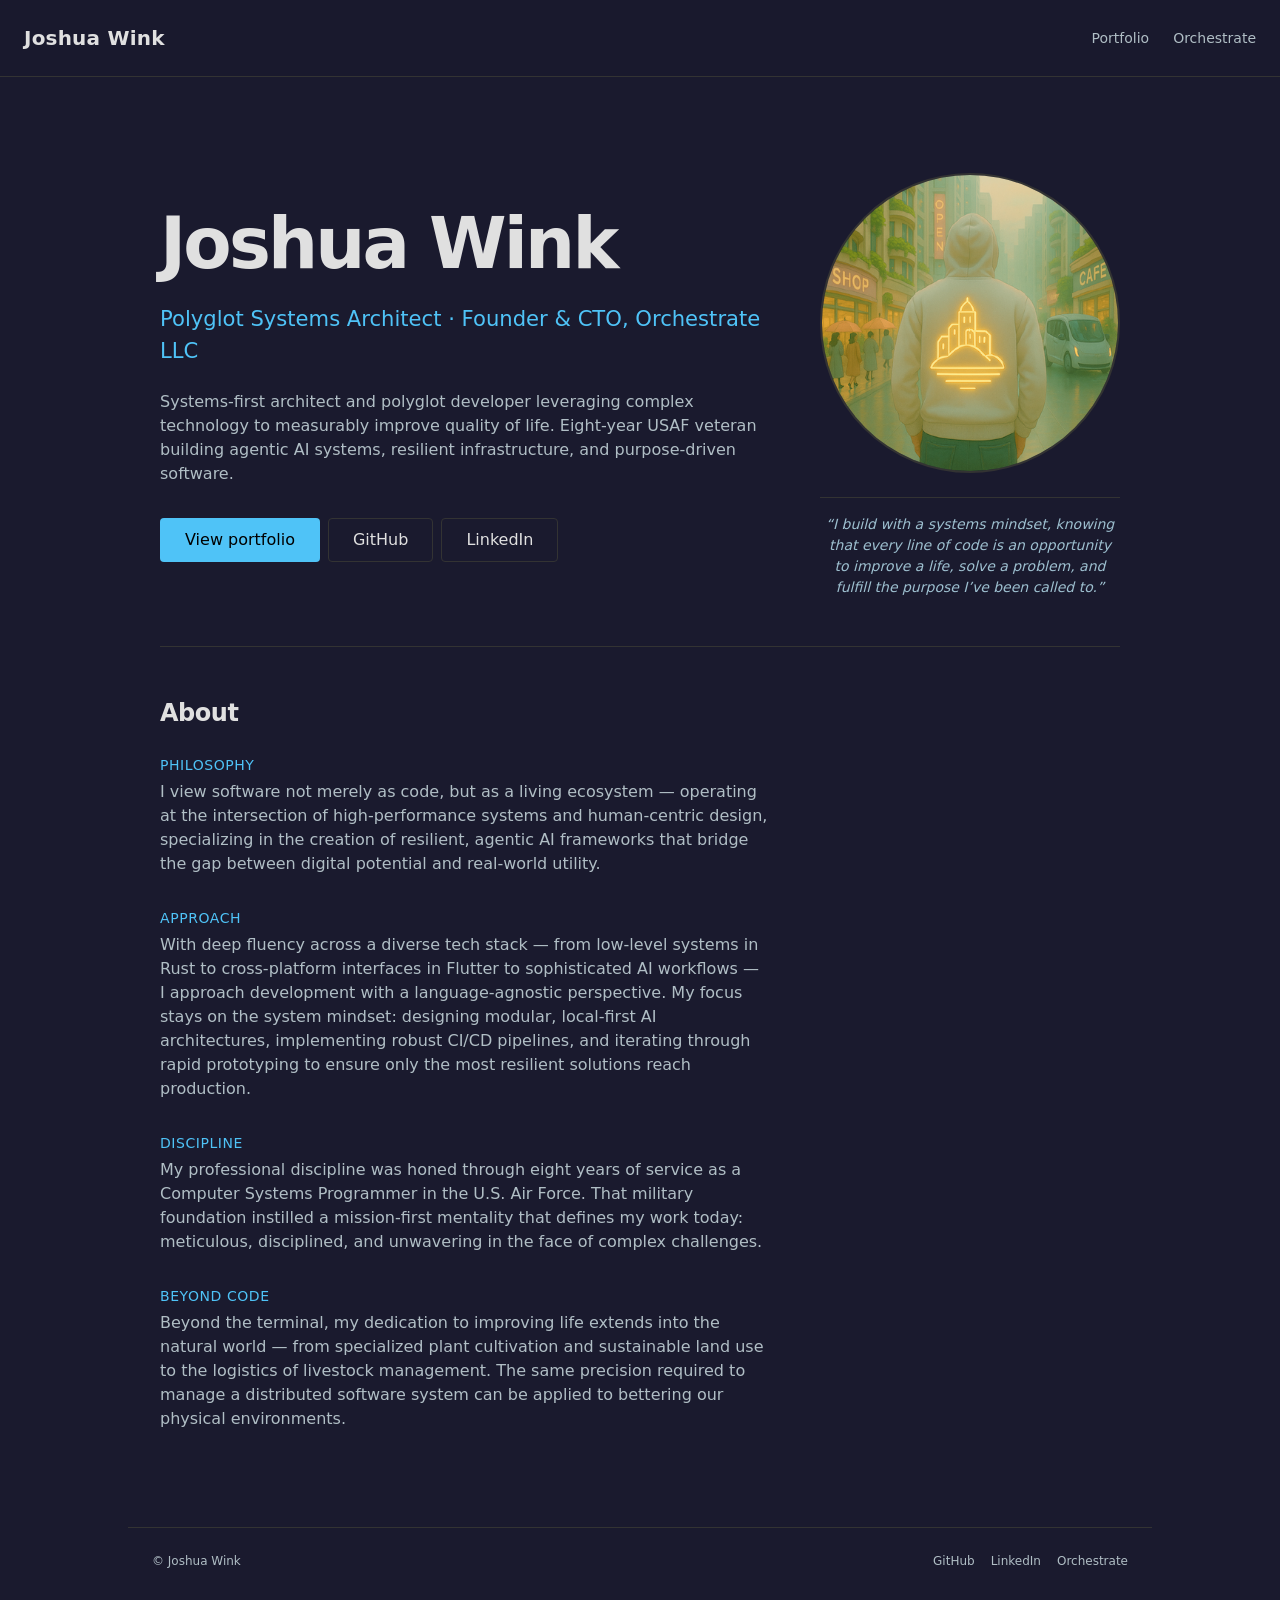
<file: index.html>
<!DOCTYPE html>
<html lang="en" data-theme="dark">
<head>
  <meta charset="utf-8">
  <meta name="viewport" content="width=device-width, initial-scale=1">
  <title>Joshua Wink — Polyglot Systems Architect</title>
  <meta name="description" content="Joshua Wink — Polyglot Systems Architect, Founder &amp; CTO of Orchestrate LLC, and 8-year USAF veteran. Building agentic AI systems, resilient infrastructure, and purposeful software.">

  <!-- Open Graph / iMessage / Slack / WhatsApp previews -->
  <meta property="og:type" content="website">
  <meta property="og:url" content="https://www.joshuawink.com/">
  <meta property="og:title" content="Joshua Wink — Polyglot Systems Architect">
  <meta property="og:description" content="Founder &amp; CTO of Orchestrate LLC. 8-year USAF veteran. Building agentic AI systems, resilient infrastructure, and purpose-driven software.">
  <meta property="og:image" content="https://www.joshuawink.com/img/profile.png">
  <meta property="og:image:width" content="400">
  <meta property="og:image:height" content="400">
  <meta property="og:image:alt" content="Joshua Wink">
  <meta property="og:site_name" content="Joshua Wink">

  <!-- Twitter / X Card -->
  <meta name="twitter:card" content="summary">
  <meta name="twitter:title" content="Joshua Wink — Polyglot Systems Architect">
  <meta name="twitter:description" content="Founder &amp; CTO of Orchestrate LLC. 8-year USAF veteran. Building agentic AI systems, resilient infrastructure, and purpose-driven software.">
  <meta name="twitter:image" content="https://www.joshuawink.com/img/profile.png">
  <meta name="twitter:image:alt" content="Joshua Wink">
  <link rel="stylesheet" href="./cup-ui/cup.css">
  <link rel="stylesheet" href="./site.css">
</head>
<body class="site-body">
  <a class="cup-skip-link" href="#main-content">Skip to content</a>

  <header class="site-header">
    <a class="site-header__brand" href="/">Joshua Wink</a>
    <nav class="site-nav" aria-label="Primary"></nav>
  </header>

  <main id="main-content" class="site-main">
    <section class="landing-hero">
      <div class="landing-hero__body">
        <h1 class="landing-name">Joshua Wink</h1>
        <p class="landing-role">Polyglot Systems Architect &middot; Founder &amp; CTO, Orchestrate LLC</p>
        <p class="landing-bio">Systems-first architect and polyglot developer leveraging complex technology to measurably improve quality of life. Eight-year USAF veteran building agentic AI systems, resilient infrastructure, and purpose-driven software.</p>
        <div class="landing-actions">
          <a class="cup-button cup-button--primary" href="/portfolio.html">View portfolio</a>
          <a class="cup-button cup-button--secondary" href="https://github.com/JoshuaWink">GitHub</a>
          <a class="cup-button cup-button--secondary" href="https://www.linkedin.com/in/joshua-w-0501a587">LinkedIn</a>
        </div>
      </div>
      <div class="landing-hero__photo">
        <img src="./img/profile.png" alt="Joshua Wink" width="400" height="400" loading="eager">
        <blockquote class="landing-quote">&ldquo;I build with a systems mindset, knowing that every line of code is an opportunity to improve a life, solve a problem, and fulfill the purpose I&rsquo;ve been called to.&rdquo;</blockquote>
      </div>
    </section>

    <section class="landing-section" aria-labelledby="about-heading">
      <h2 id="about-heading" class="landing-section__title">About</h2>
      <div class="landing-about">
        <div class="landing-about__block">
          <h3 class="landing-about__label">Philosophy</h3>
          <p class="landing-bio">I view software not merely as code, but as a living ecosystem — operating at the intersection of high-performance systems and human-centric design, specializing in the creation of resilient, agentic AI frameworks that bridge the gap between digital potential and real-world utility.</p>
        </div>
        <div class="landing-about__block">
          <h3 class="landing-about__label">Approach</h3>
          <p class="landing-bio">With deep fluency across a diverse tech stack — from low-level systems in Rust to cross-platform interfaces in Flutter to sophisticated AI workflows — I approach development with a language-agnostic perspective. My focus stays on the system mindset: designing modular, local-first AI architectures, implementing robust CI/CD pipelines, and iterating through rapid prototyping to ensure only the most resilient solutions reach production.</p>
        </div>
        <div class="landing-about__block">
          <h3 class="landing-about__label">Discipline</h3>
          <p class="landing-bio">My professional discipline was honed through eight years of service as a Computer Systems Programmer in the U.S. Air Force. That military foundation instilled a mission-first mentality that defines my work today: meticulous, disciplined, and unwavering in the face of complex challenges.</p>
        </div>
        <div class="landing-about__block">
          <h3 class="landing-about__label">Beyond Code</h3>
          <p class="landing-bio">Beyond the terminal, my dedication to improving life extends into the natural world — from specialized plant cultivation and sustainable land use to the logistics of livestock management. The same precision required to manage a distributed software system can be applied to bettering our physical environments.</p>
        </div>
      </div>
    </section>
  </main>

  <footer class="site-footer">
    <span>&copy; Joshua Wink</span>
  </footer>

  <script src="./site-shell.js"></script>
</body>
</html>
</file>
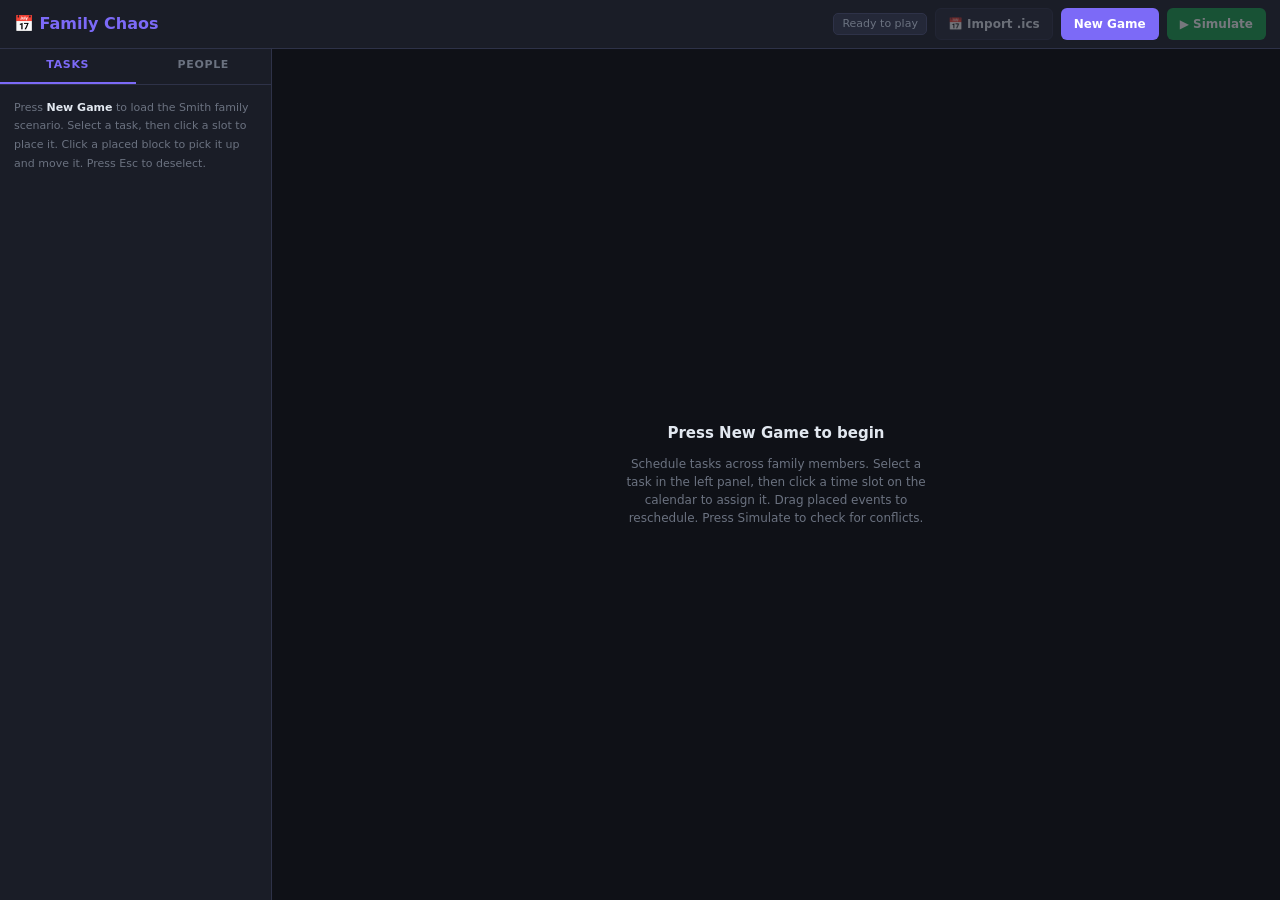
<file: family-chaos-probe/index.html>
<!doctype html>
<html lang="en" data-theme="dark">
<head>
<meta charset="utf-8">
<meta name="viewport" content="width=device-width,initial-scale=1">
<title>Family Chaos — Scheduling Game</title>
<link rel="stylesheet" href="../cup-ui/cup.css">
<script type="module" src="../cup-ui/components/cup-calendar-event.js"></script>
<script type="module" src="../cup-ui/components/cup-calendar-row.js"></script>
<script type="module" src="../cup-ui/components/cup-calendar-block.js"></script>
<script type="module" src="../cup-ui/components/cup-calendar.js"></script>
<style>
*{box-sizing:border-box;margin:0;padding:0}
:root{
  --bg:#0f1117;--surf:#1a1d27;--surf2:#242838;--border:#2e3248;
  --accent:#7c6af7;--accent2:#f7931e;--text:#e2e8f0;--muted:#6b7280;
  --danger:#ef4444;--success:#22c55e;--warn:#f59e0b;
  --cup-color-bg:#0f1117;
  --cup-color-surface:#1a1d27;
  --cup-color-surface-alt:#242838;
  --cup-color-border:#2e3248;
  --cup-color-fg:#e2e8f0;
  --cup-color-secondary:#6b7280;
  --cup-color-primary:#7c6af7;
}
html,body{height:100%;overflow:hidden}
body{background:var(--bg);color:var(--text);font-family:system-ui,-apple-system,sans-serif;font-size:13px;display:flex;flex-direction:column}
header{background:var(--surf);border-bottom:1px solid var(--border);padding:8px 14px;display:flex;align-items:center;gap:8px;flex-wrap:wrap;flex-shrink:0}
.logo{font-size:16px;font-weight:800;color:var(--accent);flex:1;min-width:150px}
.badge{background:var(--surf2);border:1px solid var(--border);border-radius:5px;padding:2px 8px;font-size:11px;color:var(--muted)}
.btn{padding:6px 12px;border-radius:6px;border:1px solid transparent;font-size:12px;font-weight:700;cursor:pointer;transition:all .12s;white-space:nowrap}
.btn-p{background:var(--accent);color:#fff}.btn-p:hover{background:#6859e0}
.btn-g{background:#16a34a;color:#fff}.btn-g:hover{background:#15803d}
.btn-o{background:var(--surf2);color:var(--text);border-color:var(--border)}.btn-o:hover{background:var(--border)}
.btn:disabled{opacity:.4;cursor:not-allowed}
.ws{display:flex;flex:1;min-height:0;overflow:hidden}
#left{width:272px;min-width:220px;background:var(--surf);border-right:1px solid var(--border);display:flex;flex-direction:column;flex-shrink:0}
.tabs{display:flex;border-bottom:1px solid var(--border);flex-shrink:0}
.tab{flex:1;padding:8px;font-size:11px;font-weight:700;text-transform:uppercase;letter-spacing:.06em;color:var(--muted);cursor:pointer;text-align:center;border-bottom:2px solid transparent;transition:all .12s}
.tab.on{color:var(--accent);border-bottom-color:var(--accent)}
.tab-body{overflow-y:auto;flex:1}
.tc{padding:9px 11px;border-bottom:1px solid var(--border);cursor:pointer;transition:background .1s;user-select:none}
.tc:hover{background:var(--surf2)}
.tc.sel{background:rgba(124,106,247,.15);border-left:3px solid var(--accent);padding-left:8px}
.tc.done{opacity:.38;pointer-events:none}
.tn{font-weight:600;font-size:12px;line-height:1.3;margin-bottom:4px;display:flex;align-items:center;gap:5px;flex-wrap:wrap}
.ics-badge{background:rgba(247,147,30,.2);color:var(--accent2);border:1px solid rgba(247,147,30,.35);border-radius:3px;font-size:9px;padding:1px 4px;font-weight:700;flex-shrink:0}
.tm{display:flex;gap:4px;flex-wrap:wrap;margin-bottom:2px}
.tm span{background:var(--surf2);border-radius:3px;padding:1px 5px;font-size:10px;color:var(--muted)}
.tm .for-who{color:#a78bfa;background:rgba(167,139,250,.12);font-weight:600}
.tm .res{color:var(--accent2)}
.tc-notes{font-size:10px;color:var(--muted);line-height:1.6;margin-top:5px;padding-top:5px;border-top:1px solid var(--border);display:none}
.tc.sel .tc-notes{display:block}
.pc{padding:10px 12px;border-bottom:1px solid var(--border);cursor:pointer;user-select:none;transition:background .1s}
.pc:hover{background:var(--surf2)}
.pc.act{background:rgba(124,106,247,.1);border-left:3px solid var(--accent);padding-left:9px}
.pc-head{display:flex;align-items:center;gap:5px;margin-bottom:2px}
.pc-name{font-weight:700;font-size:12px;flex:1}
.age-badge{background:var(--surf2);border:1px solid var(--border);border-radius:10px;font-size:10px;padding:1px 6px;color:var(--muted)}
.pc-occ{font-size:10px;color:var(--muted);margin-bottom:2px}
.pc-sched{font-size:10px;color:var(--muted);margin-bottom:2px}
.pc-drive{font-size:10px;margin-bottom:2px}
.dy{color:var(--success)}.dn{color:var(--danger)}
.pc-detail{display:none;margin-top:5px;padding-top:5px;border-top:1px solid var(--border)}
.pc.act .pc-detail{display:block}
.pc-bio{font-size:10px;color:var(--muted);line-height:1.6;margin-bottom:5px}
.pc-likes{font-size:10px;color:var(--muted)}.pc-likes em{color:var(--accent);font-style:normal}
.pc-load{font-size:10px;color:var(--muted);margin-top:4px}
#grid-area{flex:1;overflow:auto;min-height:0;min-width:0;display:flex;flex-direction:column}
#game-cal{flex:1;min-height:0;overflow:auto}
.hint{display:flex;flex-direction:column;align-items:center;justify-content:center;height:100%;gap:10px;color:var(--muted);text-align:center;padding:32px}
.hint p{font-size:15px;color:var(--text);font-weight:600}
.hint small{font-size:12px;max-width:300px;line-height:1.5}
.cup-tg-h___label,.cup-tg___col-header{background:var(--surf)}
.cup-tg___resource-label{color:var(--text);font-size:11px;font-weight:600}
.cup-tg___resource-label:hover{background:var(--surf2)}
#pov{display:none;position:fixed;z-index:100;background:var(--surf);border:1px solid var(--border);border-radius:10px;padding:18px 18px 14px;width:288px;box-shadow:0 8px 30px rgba(0,0,0,.6);max-height:76vh;overflow-y:auto}
.pov-close{position:absolute;top:10px;right:12px;cursor:pointer;color:var(--muted);font-size:18px;background:none;border:none;line-height:1;padding:0}
.pov-name{font-size:15px;font-weight:800;color:var(--text);margin-bottom:1px}
.pov-sub{font-size:11px;color:var(--muted);margin-bottom:10px}
.pov-sec{margin-top:9px}
.pov-lbl{font-size:9px;font-weight:700;text-transform:uppercase;letter-spacing:.08em;color:var(--muted);margin-bottom:3px}
.pov-val{font-size:11px;color:var(--text);line-height:1.6}
#results{background:var(--surf);border-top:1px solid var(--border);padding:10px 14px;max-height:160px;overflow-y:auto;flex-shrink:0}
#results h3{font-size:10px;font-weight:700;text-transform:uppercase;letter-spacing:.06em;color:var(--muted);margin-bottom:6px}
.citem{background:rgba(239,68,68,.07);border:1px solid rgba(239,68,68,.22);border-radius:5px;padding:6px 10px;margin-bottom:4px;font-size:11px;color:#fca5a5;line-height:1.5}
.valid-msg{color:var(--success);font-weight:700;font-size:13px}
.info{color:var(--muted);font-size:11px;margin-top:5px}
.toast{position:fixed;bottom:20px;right:20px;background:#1a2035;border:1px solid var(--border);border-radius:8px;padding:9px 14px;font-size:12px;z-index:999;max-width:280px;line-height:1.4;pointer-events:none}
.toast.err{border-color:var(--danger);color:#fca5a5}
</style>
</head>
<body>
<header>
  <span class="logo" id="app-title">&#128197; Family Chaos</span>
  <span class="badge" id="app-status">Ready to play</span>
  <span class="badge" id="pbadge" style="display:none">0/12 scheduled</span>
  <input type="file" id="ics-input" accept=".ics" style="display:none">
  <button class="btn btn-o" id="btn-ics" disabled onclick="document.getElementById('ics-input').click()" title="Import events from a Google Calendar .ics export">&#128197; Import .ics</button>
  <button class="btn btn-p" id="btn-new" onclick="startGame()">New Game</button>
  <button class="btn btn-g" id="btn-sim" disabled onclick="runSim()">&#9654; Simulate</button>
</header>
<div class="ws">
  <div id="left">
    <div class="tabs">
      <div class="tab on" id="tab-tasks" onclick="switchTab('tasks')">Tasks</div>
      <div class="tab" id="tab-people" onclick="switchTab('people')">People</div>
    </div>
    <div class="tab-body" id="tasks-panel">
      <p style="padding:14px;color:var(--muted);font-size:11px;line-height:1.7">
        Press <strong style="color:var(--text)">New Game</strong> to load the Smith family scenario.
        Select a task, then click a slot to place it. Click a placed block to pick it up and move it. Press Esc to deselect.
      </p>
    </div>
    <div class="tab-body" id="people-panel" style="display:none">
      <p style="padding:14px;color:var(--muted);font-size:11px;line-height:1.7">
        Press <strong style="color:var(--text)">New Game</strong> to meet the Smith family.
        Click any person card to expand their profile.
      </p>
    </div>
  </div>
  <div id="grid-area">
    <div class="hint" id="grid-hint">
      <p>Press New Game to begin</p>
      <small>Schedule tasks across family members. Select a task in the left panel, then click a time slot on the calendar to assign it. Drag placed events to reschedule. Press Simulate to check for conflicts.</small>
    </div>
    <cup-calendar id="game-cal" style="display:none"></cup-calendar>
  </div>
</div>
<div id="results" style="display:none"></div>
<div id="pov">
  <button class="pov-close" id="pov-close">&#10005;</button>
  <div id="pov-content"></div>
</div>
<script>
const DATE = '2026-06-15';
const SH = 7, EH = 23, SMIN = 30;
const EH_LABEL = (EH - 12) + ' PM';

// ── hardcoded scenario (ported from ScenarioGenerator) ────────────────────────
const SCENARIO = {
  people: [
    { person_id:'p1', name:'Alex (Dad)', home_location:'home', age:42, can_drive:true,
      occupation:'Software Engineer', work_schedule:'WFH Mon\u2013Fri, 9 am\u20135 pm',
      bio:'Alex is the primary breadwinner working remotely. He has flexibility between meetings but his 9 am stand-up is non-negotiable. Great cook and loves being involved in the kids\u2019 activities on weekends.',
      likes:'hiking, gaming, weekend BBQs, cooking new recipes' },
    { person_id:'p2', name:'Jordan (Mom)', home_location:'home', age:40, can_drive:true,
      occupation:'Part-time Nurse', work_schedule:'Tues, Thurs, Sat \u2014 7 am to 3 pm',
      bio:'Jordan works three hospital shifts a week. On off-days she manages the household, coordinates the kids\u2019 schedules, and tries to squeeze in a yoga class. She knows everyone\u2019s routines better than anyone.',
      likes:'reading, yoga, gardening, true crime podcasts' },
    { person_id:'p3', name:'Riley (Kid A)', home_location:'home', age:14, can_drive:false,
      occupation:'8th Grade Student', work_schedule:'School Mon\u2013Fri, 7:45 am\u20133:00 pm',
      bio:'Riley is an energetic 8th grader who loves soccer and recently started piano. She needs rides to both activities and gets anxious if she misses practice. Very independent but still needs adult transport.',
      likes:'soccer, piano, video games, graphic novels', primary_driver_id:'p1' },
    { person_id:'p4', name:'Casey (Kid B)', home_location:'home', age:7, can_drive:false,
      occupation:'2nd Grade Student', work_schedule:'School Mon\u2013Fri, 8:15 am\u20132:45 pm',
      bio:'Casey is a curious 7-year-old obsessed with dinosaurs and Legos. He\u2019s been struggling with multiplication and has weekly tutoring with Avery. Loves piano lessons too \u2014 Ms. Chen says he has great rhythm.',
      likes:'dinosaurs, Legos, drawing, piano, math puzzles', primary_driver_id:'p2' },
    { person_id:'p5', name:'Taylor (Kid C)', home_location:'home', age:4, can_drive:false,
      occupation:'Preschooler', work_schedule:'Preschool Mon\u2013Fri, 9:00 am\u201312:00 pm',
      bio:'Taylor is the youngest Smith and full of energy. She loves dancing and toy trucks. Dentist visits are a battle \u2014 she needs a parent she trusts to stay calm. Naps are sacred from 1\u20133 pm.',
      likes:'dancing, toy trucks, storytime, singing, bubbles', primary_driver_id:'p2' },
    { person_id:'p6', name:'Morgan (Grandma)', home_location:'grandma_house', age:68, can_drive:true,
      occupation:'Retired Teacher', work_schedule:'Fully flexible \u2014 prefers mornings',
      bio:'Morgan is a retired elementary teacher who lives 15 minutes away. She\u2019s a huge help but prefers not to drive on highways or after dark. She loves the grandkids but needs notice before babysitting.',
      likes:'gardening, baking, crossword puzzles, game shows' },
    { person_id:'p7', name:'Sam (Grandpa)', home_location:'grandma_house', age:70, can_drive:false,
      occupation:'Retired', work_schedule:'Fully flexible',
      bio:'Sam retired 3 years ago after a minor stroke that left him unable to drive safely. He manages well at home with Morgan, but needs someone to pick up his monthly prescriptions from Walgreens.',
      likes:'chess, baseball, history books, morning crosswords', primary_driver_id:'p6' },
    { person_id:'p8', name:'Jamie (Coach)', home_location:'gym', age:35, can_drive:true,
      occupation:'Soccer Coach / Personal Trainer', work_schedule:'Runs practice 4:00\u20135:30 pm, flexible otherwise',
      bio:'Jamie coaches Riley\u2019s soccer team and is extremely reliable. Not a family member but often helps coordinate logistics around practice days.',
      likes:'fitness, outdoor sports, nutrition, coaching youth' },
    { person_id:'p9', name:'Avery (Tutor)', home_location:'library', age:28, can_drive:true,
      occupation:'Freelance Math Tutor', work_schedule:'Available most weekdays, sessions by appointment',
      bio:'Avery tutors Casey twice a week at the public library. Very patient and uses game-based teaching. Sessions are 60 min and need advance booking. Casey has been making great progress.',
      likes:'math puzzles, hiking, board games, teaching' },
    { person_id:'p10', name:'Drew (Neighbor)', home_location:'neighborhood', age:45, can_drive:true,
      occupation:'Works from Home (Accountant)', work_schedule:'WFH Mon\u2013Fri, very flexible',
      bio:'Drew is the Smiths\u2019 helpful neighbor three houses down. Has offered to help with emergency pickups. Reliable but shouldn\u2019t be over-relied on \u2014 he has his own work deadlines.',
      likes:'DIY projects, neighborhood watch, cooking, gardening' },
  ],
  tasks: [
    { task_id:'t1', description:'Drop Riley at school', duration_minutes:20, location:'school', for_person_id:'p3', travel_minutes:20,
      notes:'Jefferson Middle starts at 7:45 am. Riley needs drop-off by 7:40 am. Requires a licensed driver. Pick-up is a separate task (t9).' },
    { task_id:'t2', description:'Drop Casey at preschool', duration_minutes:20, location:'preschool', for_person_id:'p4', travel_minutes:20,
      notes:'Sunshine Elementary starts at 8:15 am. Casey can be dropped off together with Riley if the timing works \u2014 note they attend different schools.' },
    { task_id:'t3', description:'Dentist appointment \u2014 Taylor', duration_minutes:60, location:'clinic', for_person_id:'p5', travel_minutes:30,
      notes:'Taylor\u2019s 6-month checkup at Dr. Park\u2019s Pediatric Dental. Appointment at 10 am \u2014 allow 30 min travel each way. Taylor needs a parent or trusted adult she\u2019s comfortable with.' },
    { task_id:'t4', description:'Alex work stand-up', duration_minutes:30, location:'home_office', for_person_id:'p1', travel_minutes:0,
      notes:'Alex\u2019s non-negotiable 9:00\u20139:30 am engineering sync. Fully remote \u2014 no travel needed. He cannot drive or supervise kids during this window.' },
    { task_id:'t5', description:'Riley soccer practice', duration_minutes:90, location:'field', resource_id:'family_car', for_person_id:'p3', travel_minutes:25,
      notes:'Riley\u2019s team practices with Coach Jamie at Memorial Field. Practice runs 4:00\u20135:30 pm. Requires the family car for the 25-min drive.' },
    { task_id:'t6', description:'Casey math tutoring', duration_minutes:60, location:'library', for_person_id:'p4', travel_minutes:15,
      notes:'Weekly session with Avery at the public library. Casey is working on multiplication. Sessions are 60 min; allow 15 min drive each way.' },
    { task_id:'t7', description:'Weekly grocery run', duration_minutes:30, location:'market', resource_id:'family_car', travel_minutes:20,
      notes:'Weekly groceries from Costco. ~30 min in-store + 20 min drive each way. Family car trunk needed for bulk items. Any licensed driver can do this.' },
    { task_id:'t8', description:'Pick up Sam\u2019s prescriptions', duration_minutes:20, location:'pharmacy', resource_id:'family_car', for_person_id:'p7', travel_minutes:20,
      notes:'Sam\u2019s monthly blood pressure and cholesterol meds from Walgreens. He can\u2019t drive himself. Morgan normally does this but anyone with the car can help.' },
    { task_id:'t9', description:'After-school pickup \u2014 Riley', duration_minutes:30, location:'school', for_person_id:'p3', travel_minutes:20,
      notes:'Riley is dismissed at 3:00 pm. Must be picked up by 3:15 pm. If no one arrives, the school calls \u2014 Riley gets anxious waiting in the office.' },
    { task_id:'t10', description:'Casey piano lesson', duration_minutes:45, location:'music_studio', for_person_id:'p4', travel_minutes:25,
      notes:'Weekly piano lesson with Ms. Chen at the music studio. Casey is working on Grade 2 pieces. 45-min lesson, 25-min drive each way.' },
    { task_id:'t11', description:'Cook family dinner', duration_minutes:45, location:'home', travel_minutes:0,
      notes:'Family eats together at 6:30 pm. Someone needs to start cooking by 5:30 pm. Alex or Jordan usually handle this \u2014 it\u2019s a decompression activity for both.' },
    { task_id:'t12', description:'Kids evening routine', duration_minutes:30, location:'home', travel_minutes:0,
      notes:'Bath time, homework check, and bedtime for all 3 kids. Takes ~30 min per child minimum. Needs at least one parent home. Often both help to split the load.' },
  ],
};

const S = {
  people: [], tasks: [], allTasks: [],
  sched: {}, conflicts: new Set(), simDone: false,
  selTask: null, tab: 'tasks', icsTasks: [],
};

// ── helpers ───────────────────────────────────────────────────────────────────
function taskById(id) { return S.allTasks.find(t => t.task_id === id); }
function personById(id) { return S.people.find(p => p.person_id === id); }
function firstName(p) { return p ? p.name.replace(/ \(.*?\)$/, '').trim() : ''; }
function slotMin(s) { return SH * 60 + s * SMIN; }
function slotIso(s) {
  const m = slotMin(s);
  return DATE + 'T' + String(Math.floor(m / 60)).padStart(2, '0') + ':' + String(m % 60).padStart(2, '0') + ':00';
}
function escH(s) {
  return String(s || '').replace(/&/g, '&amp;').replace(/</g, '&lt;').replace(/>/g, '&gt;').replace(/"/g, '&quot;');
}

// ── simulation engine (ported from Python) ────────────────────────────────────
function simulateLocal() {
  const events = [];
  for (const [tid, ev] of Object.entries(S.sched)) {
    const task = taskById(tid);
    if (!task) continue;
    events.push({
      task_id: tid,
      person_id: ev.person_id,
      start_mins: SH * 60 + ev.slot * SMIN,
      end_mins:   SH * 60 + ev.slot * SMIN + task.duration_minutes,
      location:   task.location || 'home',
      resource_id: task.resource_id || null,
    });
  }
  return [
    ...findDoubleBookingConflicts(events),
    ...findTravelBufferConflicts(events),
    ...findResourceConflicts(events),
  ];
}

function findDoubleBookingConflicts(events) {
  const byPerson = {};
  events.forEach(ev => { (byPerson[ev.person_id] = byPerson[ev.person_id] || []).push(ev); });
  const out = [];
  for (const [pid, pevs] of Object.entries(byPerson)) {
    const s = [...pevs].sort((a, b) => a.start_mins - b.start_mins);
    for (let i = 0; i < s.length - 1; i++) {
      if (s[i].start_mins < s[i+1].end_mins && s[i+1].start_mins < s[i].end_mins)
        out.push({ type:'double_booking', person_id:pid, task_a:s[i].task_id, task_b:s[i+1].task_id });
    }
  }
  return out;
}

function findTravelBufferConflicts(events) {
  const BUFFER = 30;
  const byPerson = {};
  events.forEach(ev => { (byPerson[ev.person_id] = byPerson[ev.person_id] || []).push(ev); });
  const out = [];
  for (const [pid, pevs] of Object.entries(byPerson)) {
    const s = [...pevs].sort((a, b) => a.start_mins - b.start_mins);
    for (let i = 0; i < s.length - 1; i++) {
      if (s[i].location === s[i+1].location) continue;
      if (s[i+1].start_mins - s[i].end_mins < BUFFER)
        out.push({ type:'travel_buffer', person_id:pid, from_task:s[i].task_id, to_task:s[i+1].task_id });
    }
  }
  return out;
}

function findResourceConflicts(events) {
  const byRes = {};
  events.forEach(ev => { if (ev.resource_id) (byRes[ev.resource_id] = byRes[ev.resource_id] || []).push(ev); });
  const out = [];
  for (const [rid, revs] of Object.entries(byRes)) {
    const s = [...revs].sort((a, b) => a.start_mins - b.start_mins);
    for (let i = 0; i < s.length - 1; i++) {
      if (s[i].start_mins < s[i+1].end_mins && s[i+1].start_mins < s[i].end_mins)
        out.push({ type:'resource_conflict', resource_id:rid, task_a:s[i].task_id, task_b:s[i+1].task_id });
    }
  }
  return out;
}

// ── game lifecycle ────────────────────────────────────────────────────────────
async function startGame() {
  const btn = document.getElementById('btn-new');
  btn.disabled = true; btn.textContent = 'Loading\u2026';
  Object.assign(S, { people:[], tasks:[], allTasks:[], sched:{},
    conflicts: new Set(), simDone:false, selTask:null, icsTasks:[] });
  try {
    S.people   = SCENARIO.people;
    S.tasks    = SCENARIO.tasks;
    S.allTasks = [...SCENARIO.tasks];
    document.getElementById('app-status').textContent = 'Family Chaos \u2014 Normal';
    document.getElementById('pbadge').style.display = '';
    document.getElementById('btn-sim').disabled = false;
    document.getElementById('btn-ics').disabled = false;
    document.getElementById('results').style.display = 'none';
    document.getElementById('ics-input').onchange = onICSFile;
    await initCalendar();
    renderAll();
    toast('Game started! Select a task, then click a time slot to schedule it.', false);
  } finally {
    btn.disabled = false; btn.textContent = 'New Game';
  }
}

function renderAll() { renderTaskPanel(); renderPeoplePanel(); syncCalendar(); updateBadge(); }

// ── tabs ──────────────────────────────────────────────────────────────────────
function switchTab(tab) {
  S.tab = tab;
  document.getElementById('tab-tasks').className  = 'tab' + (tab === 'tasks'  ? ' on' : '');
  document.getElementById('tab-people').className = 'tab' + (tab === 'people' ? ' on' : '');
  document.getElementById('tasks-panel').style.display  = tab === 'tasks'  ? '' : 'none';
  document.getElementById('people-panel').style.display = tab === 'people' ? '' : 'none';
}

// ── task panel ────────────────────────────────────────────────────────────────
function renderTaskPanel() {
  if (!S.allTasks.length) return;
  const html = S.allTasks.map(t => {
    const done = !!S.sched[t.task_id], sel = S.selTask === t.task_id;
    const forP = t.for_person_id ? personById(t.for_person_id) : null;
    let meta = '';
    if (forP) meta += '<span class="for-who">For: ' + escH(firstName(forP)) + '</span>';
    meta += '<span>&#128205; ' + escH(t.location || 'home') + '</span>';
    meta += '<span>&#9201; ' + t.duration_minutes + 'm</span>';
    if (t.travel_minutes > 0) meta += '<span>&#128663; ~' + t.travel_minutes + 'min travel</span>';
    if (t.resource_id) meta += '<span class="res">&#128666; ' + escH(t.resource_id) + '</span>';
    const icsBadge = t.is_ics ? '<span class="ics-badge">ICS</span>' : '';
    const notesDiv = t.notes ? '<div class="tc-notes">' + escH(t.notes) + '</div>' : '';
    return '<div class="tc' + (done ? ' done' : '') + (sel ? ' sel' : '') +
      '" data-tid="' + t.task_id + '">' +
      '<div class="tn">' + escH(t.description) + (done ? ' \u2713' : '') + icsBadge + '</div>' +
      '<div class="tm">' + meta + '</div>' + notesDiv + '</div>';
  }).join('');
  const panel = document.getElementById('tasks-panel');
  panel.innerHTML = html;
  panel.querySelectorAll('[data-tid]').forEach(el => {
    el.addEventListener('click', () => pickTask(el.dataset.tid));
  });
}

// ── people panel ──────────────────────────────────────────────────────────────
function renderPeoplePanel() {
  if (!S.people.length) return;
  const html = S.people.map(p => {
    const driveEl = p.can_drive
      ? '<span class="dy">&#9989; Can drive</span>'
      : '<span class="dn">&#10006; Needs a driver</span>';
    const pd = p.primary_driver_id ? personById(p.primary_driver_id) : null;
    const pdStr = pd ? ' \u2014 usually ' + escH(firstName(pd)) : '';
    const tasksFor = S.allTasks.filter(t => t.for_person_id === p.person_id);
    const schedFor = tasksFor.filter(t => S.sched[t.task_id]);
    const loadN = Object.values(S.sched).filter(e => e.person_id === p.person_id).length;
    return '<div class="pc" data-pid="' + p.person_id + '">' +
      '<div class="pc-head"><span class="pc-name">' + escH(p.name) + '</span>' +
      (p.age > 0 ? '<span class="age-badge">' + p.age + '</span>' : '') + '</div>' +
      (p.occupation ? '<div class="pc-occ">' + escH(p.occupation) + '</div>' : '') +
      (p.work_schedule ? '<div class="pc-sched">&#128336; ' + escH(p.work_schedule) + '</div>' : '') +
      '<div class="pc-drive">' + driveEl + pdStr + '</div>' +
      '<div class="pc-detail">' +
      (p.bio ? '<div class="pc-bio">' + escH(p.bio) + '</div>' : '') +
      (p.likes ? '<div class="pc-likes">Enjoys: <em>' + escH(p.likes) + '</em></div>' : '') +
      (loadN > 0 ? '<div class="pc-load">Assigned: ' + loadN + ' task(s)' +
        (tasksFor.length ? ' | ' + schedFor.length + '/' + tasksFor.length + ' personal tasks scheduled' : '') +
        '</div>' : '') +
      '</div></div>';
  }).join('');
  const panel = document.getElementById('people-panel');
  panel.innerHTML = html;
  panel.querySelectorAll('[data-pid]').forEach(el => {
    el.addEventListener('click', () => {
      el.classList.toggle('act');
      const det = el.querySelector('.pc-detail');
      if (det) det.style.display = el.classList.contains('act') ? 'block' : 'none';
    });
  });
}

// ── cup-calendar integration ──────────────────────────────────────────────────
let _calReady = false;

async function initCalendar() {
  await customElements.whenDefined('cup-calendar');
  _calReady = true;
  const cal = document.getElementById('game-cal');
  cal.style.display = '';
  const hint = document.getElementById('grid-hint');
  if (hint) hint.style.display = 'none';

  cal.setOption('view', 'resourceTimeline');
  cal.setOption('rowHeight', 46);
  cal.setOption('hourWidth', 52);
  cal.setOption('slotMinTime', String(SH).padStart(2, '0') + ':00');
  cal.setOption('slotMaxTime', String(EH).padStart(2, '0') + ':00');
  cal.setOption('slotDuration', '00:30:00');
  cal.setOption('editable', true);
  cal.setOption('showTooltips', true);
  cal.setOption('showEventModal', false);

  cal.setResources(S.people.map(p => ({
    id: p.person_id,
    title: firstName(p) + (!p.can_drive ? ' \u24c5' : ''),
  })));

  cal.setOption('resourceClick', ({ resourceId }) => showPOV(resourceId));

  cal.setOption('resourceTooltip', ({ resourceId }) => {
    const p = personById(resourceId);
    if (!p) return null;
    const pd = p.primary_driver_id ? personById(p.primary_driver_id) : null;
    const taskLoad = Object.values(S.sched).filter(e => e.person_id === resourceId).length;
    const tasksFor = S.allTasks.filter(t => t.for_person_id === resourceId);
    const schedFor = tasksFor.filter(t => S.sched[t.task_id]);
    const driveEl = p.can_drive
      ? '<span style="color:var(--success)">\u2705 Can drive</span>'
      : '<span style="color:var(--muted)">\u274c Needs transport'
        + (pd ? ' \u2014 ' + escH(firstName(pd)) : '') + '</span>';
    const rows = [
      p.occupation ? '<div style="color:var(--muted);font-size:10px;margin-bottom:4px">' + escH(p.occupation) + (p.age > 0 ? ' \u2014 age ' + p.age : '') + '</div>' : '',
      p.work_schedule ? '<div style="font-size:10px;margin-bottom:3px">&#128336; ' + escH(p.work_schedule) + '</div>' : '',
      '<div style="font-size:10px;margin-bottom:3px">' + driveEl + '</div>',
      p.bio ? '<div style="font-size:10px;color:var(--muted);margin-top:4px;line-height:1.5">' + escH(p.bio) + '</div>' : '',
      p.likes ? '<div style="font-size:10px;color:var(--muted);margin-top:3px">Enjoys: <em>' + escH(p.likes) + '</em></div>' : '',
      taskLoad > 0 ? '<div style="font-size:10px;margin-top:5px;padding-top:5px;border-top:1px solid rgba(255,255,255,.08)">' + taskLoad + ' task(s) assigned'
        + (tasksFor.length ? ' \u2022 ' + schedFor.length + '/' + tasksFor.length + ' personal' : '') + '</div>' : '',
    ].filter(Boolean).join('');
    return '<div style="font-size:12px;font-weight:700;margin-bottom:5px;color:var(--text)">'
      + escH(firstName(p)) + '</div>' + rows;
  });

  cal.setOption('dateClick', ({ resourceId, mins }) => {
    const slot = Math.floor((mins - SH * 60) / SMIN);
    assignSlot(resourceId, slot);
  });

  cal.setOption('eventClick', ({ event }) => pickupEvent(String(event.id)));

  cal.setOption('eventDrop', ({ event, newStart, newResourceId }) => {
    const tid = String(event.id);
    const task = taskById(tid);
    if (!task) return;
    const slot = Math.floor((newStart - SH * 60) / SMIN);
    if (isOccupied(newResourceId, slot, task.duration_minutes, tid)) {
      toast('That slot is already occupied.', true);
      syncCalendar();
      return;
    }
    S.sched[tid] = { person_id: newResourceId, slot };
    S.simDone = false; S.conflicts = new Set();
    document.getElementById('results').style.display = 'none';
    renderTaskPanel(); renderPeoplePanel(); updateBadge(); syncCalendar();
  });

  syncCalendar();
}

function syncCalendar() {
  if (!_calReady) return;
  const cal = document.getElementById('game-cal');
  if (!cal) return;
  const events = [];
  for (const [tid, ev] of Object.entries(S.sched)) {
    const task = taskById(tid);
    if (!task) continue;
    const isCon = S.conflicts.has(tid);
    const color = isCon ? '#ef4444' : (S.simDone ? '#22c55e' : (task.is_ics ? '#f7931e' : '#7c6af7'));
    events.push({
      id: tid, title: task.description,
      startMins: slotMin(ev.slot), durationMins: task.duration_minutes,
      resourceId: ev.person_id, color,
      description: task.notes || '',
    });
  }
  cal.setEvents(events);
}

// ── task interaction ──────────────────────────────────────────────────────────
function pickTask(id) {
  if (S.sched[id]) return;
  S.selTask = S.selTask === id ? null : id;
  renderTaskPanel();
}

function pickupEvent(tid) {
  delete S.sched[tid];
  S.selTask = tid; S.simDone = false; S.conflicts = new Set();
  renderTaskPanel(); renderPeoplePanel(); syncCalendar(); updateBadge();
  document.getElementById('results').style.display = 'none';
  toast('Picked up \u2014 click a new slot to place, or Esc to cancel.');
}

function assignSlot(personId, slot) {
  if (!S.selTask) { toast('Select a task from the left panel first.'); return; }
  const tid = S.selTask;
  const task = taskById(tid);
  if (!task || S.sched[tid]) return;
  const wSlots = Math.ceil(task.duration_minutes / SMIN);
  const maxSlot = (EH - SH) * 60 / SMIN;
  if (slot + wSlots > maxSlot) { toast('Task extends past ' + EH_LABEL + ' \u2014 pick an earlier slot.', true); return; }
  if (isOccupied(personId, slot, task.duration_minutes)) { toast('That person is already busy at that time.', true); return; }
  S.sched[tid] = { person_id: personId, slot };
  S.selTask = null; S.conflicts = new Set(); S.simDone = false;
  renderTaskPanel(); renderPeoplePanel(); syncCalendar(); updateBadge();
  document.getElementById('results').style.display = 'none';
}

function isOccupied(personId, slot, durationMin, excludeTid) {
  const w = Math.ceil(durationMin / SMIN);
  for (const [tid, ev] of Object.entries(S.sched)) {
    if (excludeTid && tid === excludeTid) continue;
    if (ev.person_id !== personId) continue;
    const t = taskById(tid);
    const ew = Math.ceil((t ? t.duration_minutes : 30) / SMIN);
    if (slot < ev.slot + ew && slot + w > ev.slot) return true;
  }
  return false;
}

// ── person overlay ────────────────────────────────────────────────────────────
function showPOV(personId) {
  const p = personById(personId);
  if (!p) return;
  const pd = p.primary_driver_id ? personById(p.primary_driver_id) : null;
  const loadN = Object.values(S.sched).filter(e => e.person_id === personId).length;
  const tasksFor = S.allTasks.filter(t => t.for_person_id === personId);
  const schedFor = tasksFor.filter(t => S.sched[t.task_id]);
  const driveStr = p.can_drive ? '\u2705 Licensed driver' : '\u274c Cannot drive \u2014 needs transport';
  const pdStr = pd ? '<br>Primary driver: ' + escH(pd.name) : '';
  document.getElementById('pov-content').innerHTML =
    '<div class="pov-name">' + escH(p.name) + '</div>' +
    '<div class="pov-sub">' + escH(p.occupation || '') + (p.age > 0 ? ' &mdash; age ' + p.age : '') + '</div>' +
    (p.work_schedule ? '<div class="pov-sec"><div class="pov-lbl">Schedule</div><div class="pov-val">' + escH(p.work_schedule) + '</div></div>' : '') +
    (p.bio ? '<div class="pov-sec"><div class="pov-lbl">Background</div><div class="pov-val">' + escH(p.bio) + '</div></div>' : '') +
    '<div class="pov-sec"><div class="pov-lbl">Driver Status</div><div class="pov-val">' + driveStr + pdStr + '</div></div>' +
    (p.likes ? '<div class="pov-sec"><div class="pov-lbl">Enjoys</div><div class="pov-val">' + escH(p.likes) + '</div></div>' : '') +
    '<div class="pov-sec"><div class="pov-lbl">Today\'s Load</div><div class="pov-val">' +
    loadN + ' task(s) assigned to them' +
    (tasksFor.length ? '<br>' + schedFor.length + ' of ' + tasksFor.length + ' personal tasks scheduled' : '') +
    '</div></div>';
  const ov = document.getElementById('pov');
  ov.style.top = '76px'; ov.style.right = '16px'; ov.style.left = 'auto';
  ov.style.display = 'block';
}

document.getElementById('pov-close').addEventListener('click', () => {
  document.getElementById('pov').style.display = 'none';
});
document.addEventListener('click', e => {
  const ov = document.getElementById('pov');
  if (ov.style.display !== 'none' && !ov.contains(e.target) && !e.target.closest('[data-gpid]'))
    ov.style.display = 'none';
});
document.addEventListener('keydown', e => {
  if (e.key === 'Escape' && S.selTask) {
    S.selTask = null; renderTaskPanel();
    toast('Deselected \u2014 task not placed.');
  }
});

// ── simulation ────────────────────────────────────────────────────────────────
function fmtConflict(c) {
  const type = c.type || '';
  if (type === 'double_booking') {
    const p = personById(c.person_id), ta = taskById(c.task_a), tb = taskById(c.task_b);
    return '<b>Double booking:</b> ' + escH(p ? p.name : c.person_id) +
      ' has \u201c' + escH(ta ? ta.description : c.task_a) +
      '\u201d and \u201c' + escH(tb ? tb.description : c.task_b) + '\u201d overlapping.';
  }
  if (type === 'travel_buffer') {
    const p = personById(c.person_id), ta = taskById(c.from_task), tb = taskById(c.to_task);
    return '<b>Travel gap:</b> ' + escH(p ? p.name : c.person_id) +
      ' needs 30+ min between \u201c' + escH(ta ? ta.description : c.from_task) +
      '\u201d and \u201c' + escH(tb ? tb.description : c.to_task) + '\u201d (different locations).';
  }
  if (type === 'resource_conflict') {
    const ta = taskById(c.task_a), tb = taskById(c.task_b);
    return '<b>Resource conflict:</b> \u201c' + escH(ta ? ta.description : c.task_a) +
      '\u201d and \u201c' + escH(tb ? tb.description : c.task_b) +
      '\u201d both need <em>' + escH(c.resource_id) + '</em> at the same time.';
  }
  return escH(JSON.stringify(c));
}

function runSim() {
  const btn = document.getElementById('btn-sim');
  btn.disabled = true; btn.textContent = 'Running\u2026';
  try {
    const conflicts = simulateLocal();
    const panel = document.getElementById('results');
    panel.style.display = ''; S.simDone = true;
    if (conflicts.length === 0) {
      S.conflicts = new Set();
      panel.innerHTML = '<h3>Simulation Result</h3>' +
        '<div class="valid-msg">\u2713 Schedule is valid \u2014 no conflicts!</div>' +
        '<div class="info">' + Object.keys(S.sched).length + ' event(s) checked across ' + S.people.length + ' people.</div>';
    } else {
      S.conflicts = new Set();
      conflicts.forEach(c => {
        if (c.task_a)    S.conflicts.add(c.task_a);
        if (c.task_b)    S.conflicts.add(c.task_b);
        if (c.from_task) S.conflicts.add(c.from_task);
        if (c.to_task)   S.conflicts.add(c.to_task);
      });
      const items = conflicts.map(c => '<div class="citem">\u26a0 ' + fmtConflict(c) + '</div>').join('');
      panel.innerHTML = '<h3>Simulation Result \u2014 ' + conflicts.length + ' Conflict(s)</h3>' +
        items + '<div class="info">Conflicting tasks highlighted in red. Reschedule and simulate again.</div>';
    }
    syncCalendar();
  } finally { btn.disabled = false; btn.textContent = '\u25b6 Simulate'; }
}

// ── ICS import ────────────────────────────────────────────────────────────────
function onICSFile(event) {
  const file = event.target.files[0];
  if (!file) return;
  const reader = new FileReader();
  reader.onload = e => processICS(e.target.result);
  reader.readAsText(file);
  event.target.value = '';
}

function processICS(text) {
  const events = parseICS(text);
  if (!events.length) { toast('No VEVENT blocks found in this .ics file.', true); return; }
  const added = events.map((ev, i) => ({
    task_id: 'ics_' + Date.now() + '_' + i,
    description: ev.summary,
    duration_minutes: Math.max(15, Math.min(ev.duration, 480)),
    location: ev.location || 'home',
    resource_id: null, for_person_id: null, travel_minutes: 0,
    notes: (ev.description ? ev.description + ' ' : '') + '[Imported from Google Calendar]',
    is_ics: true,
  }));
  S.icsTasks = [...S.icsTasks, ...added];
  S.allTasks = [...S.tasks, ...S.icsTasks];
  renderTaskPanel(); updateBadge();
  toast(added.length + ' event(s) imported. Select from task panel to schedule.', false);
}

function parseICS(text) {
  const events = [];
  const norm = text.split('\r\n').join('\n').split('\r').join('\n');
  const blocks = norm.split('BEGIN:VEVENT');
  for (let i = 1; i < blocks.length; i++) {
    const lines = blocks[i].split('\n');
    const get = key => {
      const line = lines.find(l => l.startsWith(key + ':') || l.startsWith(key + ';'));
      if (!line) return null;
      const idx = line.indexOf(':');
      return idx >= 0 ? line.slice(idx + 1).trim() : null;
    };
    const dtstart = get('DTSTART'), dtend = get('DTEND');
    let duration = 60;
    if (dtstart && dtend) {
      const clean = s => {
        const d = s.replace(/Z$/, '');
        if (d.length === 8) return d.slice(0,4) + '-' + d.slice(4,6) + '-' + d.slice(6);
        return d.slice(0,4) + '-' + d.slice(4,6) + '-' + d.slice(6,8) + 'T' + d.slice(9,11) + ':' + d.slice(11,13) + ':' + d.slice(13,15);
      };
      const ms = new Date(clean(dtend)) - new Date(clean(dtstart));
      if (!isNaN(ms) && ms > 0) duration = Math.round(ms / 60000);
    }
    const summary = get('SUMMARY');
    if (!summary && !dtstart) continue;
    events.push({ summary: summary || 'Imported event', location: get('LOCATION') || 'home', description: get('DESCRIPTION') || '', duration });
  }
  return events;
}

// ── misc ──────────────────────────────────────────────────────────────────────
function updateBadge() {
  document.getElementById('pbadge').textContent = Object.keys(S.sched).length + '/' + S.allTasks.length + ' scheduled';
}

function toast(msg, err) {
  const el = document.createElement('div');
  el.className = 'toast' + (err ? ' err' : '');
  el.textContent = msg;
  document.body.appendChild(el);
  setTimeout(() => el.remove(), 3200);
}
</script>
</body>
</html>
</file>
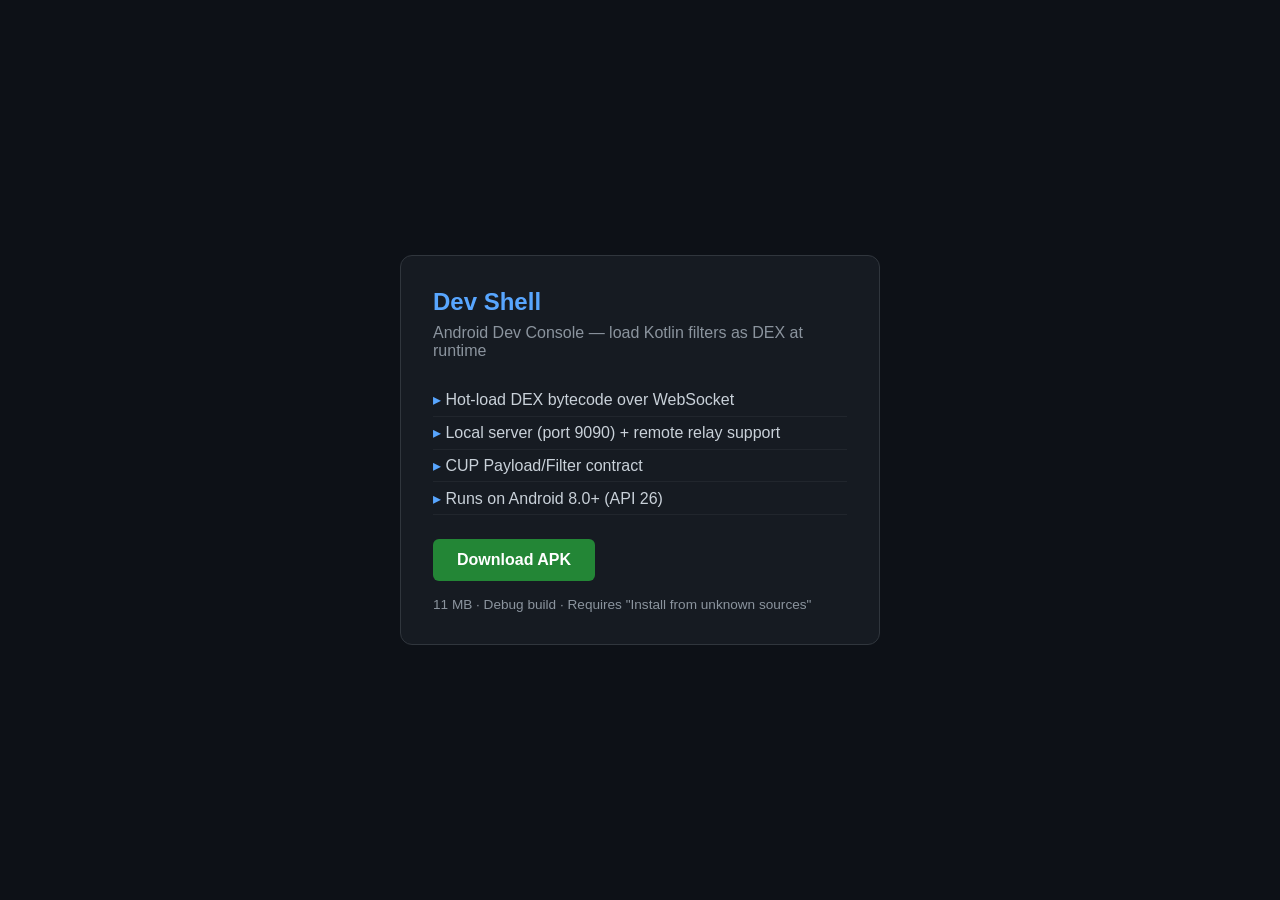
<file: portfolio/dev-shell/index.html>
<!DOCTYPE html>
<html lang="en">
<head>
    <meta charset="UTF-8">
    <meta name="viewport" content="width=device-width, initial-scale=1.0">
    <title>Dev Shell — Android Dev Console</title>
    <style>
        * { margin: 0; padding: 0; box-sizing: border-box; }
        body { font-family: -apple-system, BlinkMacSystemFont, 'Segoe UI', sans-serif; background: #0d1117; color: #c9d1d9; min-height: 100vh; display: flex; align-items: center; justify-content: center; }
        .card { background: #161b22; border: 1px solid #30363d; border-radius: 12px; padding: 2rem; max-width: 480px; width: 90%; }
        h1 { color: #58a6ff; margin-bottom: 0.5rem; font-size: 1.5rem; }
        .subtitle { color: #8b949e; margin-bottom: 1.5rem; }
        .features { list-style: none; margin-bottom: 1.5rem; }
        .features li { padding: 0.4rem 0; border-bottom: 1px solid #21262d; }
        .features li::before { content: "▸ "; color: #58a6ff; }
        .download { display: inline-block; background: #238636; color: #fff; padding: 0.75rem 1.5rem; border-radius: 6px; text-decoration: none; font-weight: 600; }
        .download:hover { background: #2ea043; }
        .meta { margin-top: 1rem; font-size: 0.85rem; color: #8b949e; }
    </style>
</head>
<body>
    <div class="card">
        <h1>Dev Shell</h1>
        <p class="subtitle">Android Dev Console — load Kotlin filters as DEX at runtime</p>
        <ul class="features">
            <li>Hot-load DEX bytecode over WebSocket</li>
            <li>Local server (port 9090) + remote relay support</li>
            <li>CUP Payload/Filter contract</li>
            <li>Runs on Android 8.0+ (API 26)</li>
        </ul>
        <a class="download" href="dev-shell.apk">Download APK</a>
        <p class="meta">11 MB · Debug build · Requires "Install from unknown sources"</p>
    </div>
</body>
</html>
</file>
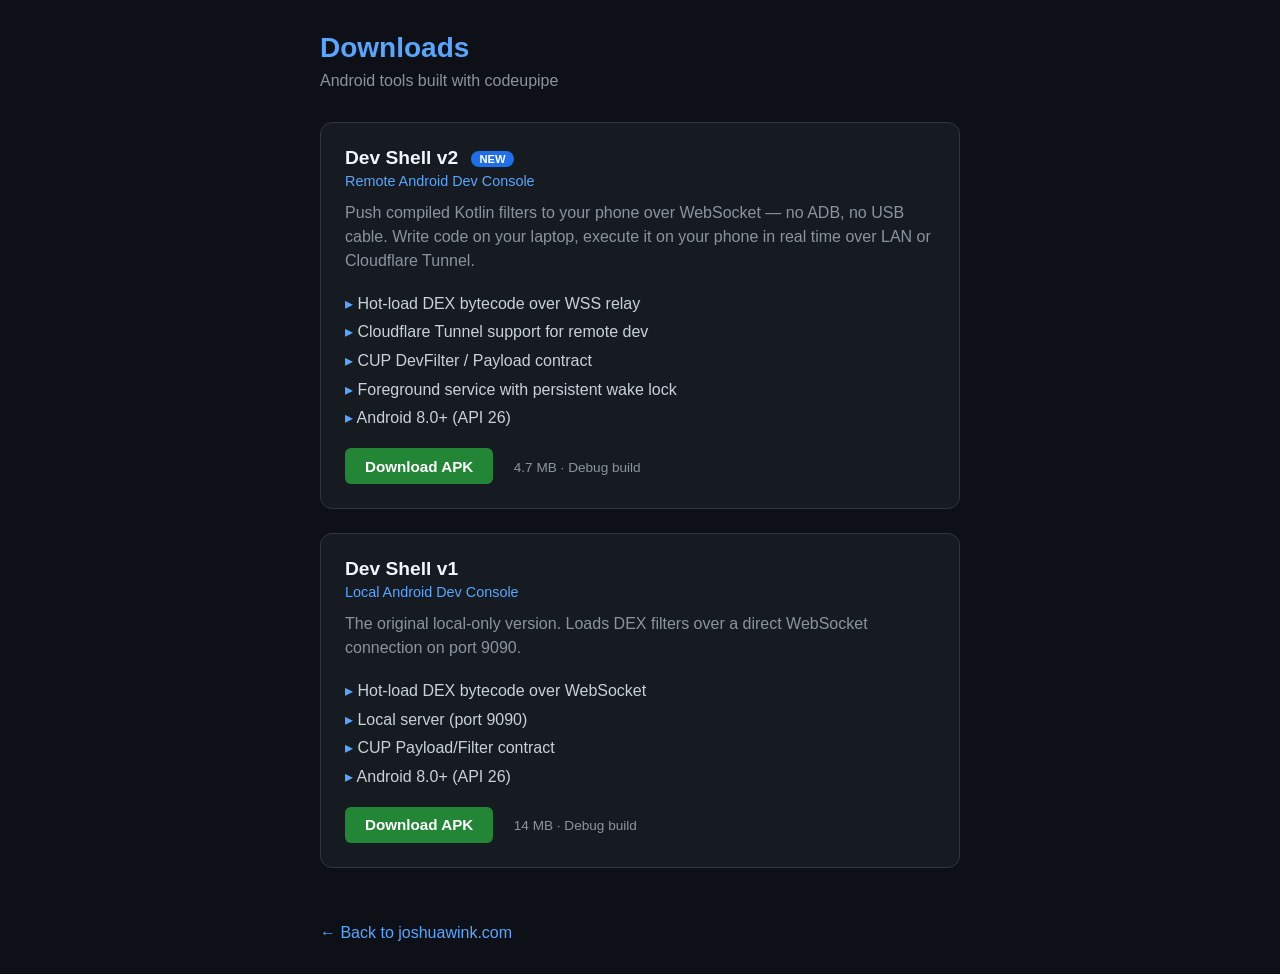
<file: portfolio/downloads/index.html>
<!DOCTYPE html>
<html lang="en">
<head>
    <meta charset="UTF-8">
    <meta name="viewport" content="width=device-width, initial-scale=1.0">
    <title>Downloads — Joshua Wink</title>
    <style>
        * { margin: 0; padding: 0; box-sizing: border-box; }
        body { font-family: -apple-system, BlinkMacSystemFont, 'Segoe UI', sans-serif; background: #0d1117; color: #c9d1d9; min-height: 100vh; padding: 2rem; }
        .container { max-width: 640px; margin: 0 auto; }
        h1 { color: #58a6ff; margin-bottom: 0.5rem; font-size: 1.75rem; }
        .subtitle { color: #8b949e; margin-bottom: 2rem; }
        .card { background: #161b22; border: 1px solid #30363d; border-radius: 12px; padding: 1.5rem; margin-bottom: 1.5rem; }
        .card h2 { color: #f0f6fc; font-size: 1.2rem; margin-bottom: 0.25rem; }
        .card .version { color: #58a6ff; font-size: 0.9rem; margin-bottom: 0.75rem; }
        .card .desc { color: #8b949e; margin-bottom: 1rem; line-height: 1.5; }
        .features { list-style: none; margin-bottom: 1rem; }
        .features li { padding: 0.3rem 0; color: #c9d1d9; }
        .features li::before { content: "▸ "; color: #58a6ff; }
        .download { display: inline-block; background: #238636; color: #fff; padding: 0.6rem 1.25rem; border-radius: 6px; text-decoration: none; font-weight: 600; font-size: 0.95rem; }
        .download:hover { background: #2ea043; }
        .meta { display: inline-block; margin-left: 1rem; font-size: 0.85rem; color: #8b949e; vertical-align: middle; }
        .back { display: inline-block; margin-top: 2rem; color: #58a6ff; text-decoration: none; }
        .back:hover { text-decoration: underline; }
        .badge { display: inline-block; background: #1f6feb; color: #fff; font-size: 0.7rem; padding: 0.15rem 0.5rem; border-radius: 10px; margin-left: 0.5rem; vertical-align: middle; }
    </style>
</head>
<body>
    <div class="container">
        <h1>Downloads</h1>
        <p class="subtitle">Android tools built with codeupipe</p>

        <div class="card">
            <h2>Dev Shell v2 <span class="badge">NEW</span></h2>
            <p class="version">Remote Android Dev Console</p>
            <p class="desc">Push compiled Kotlin filters to your phone over WebSocket — no ADB, no USB cable. Write code on your laptop, execute it on your phone in real time over LAN or Cloudflare Tunnel.</p>
            <ul class="features">
                <li>Hot-load DEX bytecode over WSS relay</li>
                <li>Cloudflare Tunnel support for remote dev</li>
                <li>CUP DevFilter / Payload contract</li>
                <li>Foreground service with persistent wake lock</li>
                <li>Android 8.0+ (API 26)</li>
            </ul>
            <a class="download" href="dev-shell-v2.apk">Download APK</a>
            <span class="meta">4.7 MB · Debug build</span>
        </div>

        <div class="card">
            <h2>Dev Shell v1</h2>
            <p class="version">Local Android Dev Console</p>
            <p class="desc">The original local-only version. Loads DEX filters over a direct WebSocket connection on port 9090.</p>
            <ul class="features">
                <li>Hot-load DEX bytecode over WebSocket</li>
                <li>Local server (port 9090)</li>
                <li>CUP Payload/Filter contract</li>
                <li>Android 8.0+ (API 26)</li>
            </ul>
            <a class="download" href="../dev-shell/dev-shell.apk">Download APK</a>
            <span class="meta">14 MB · Debug build</span>
        </div>

        <a class="back" href="/">← Back to joshuawink.com</a>
    </div>
</body>
</html>
</file>
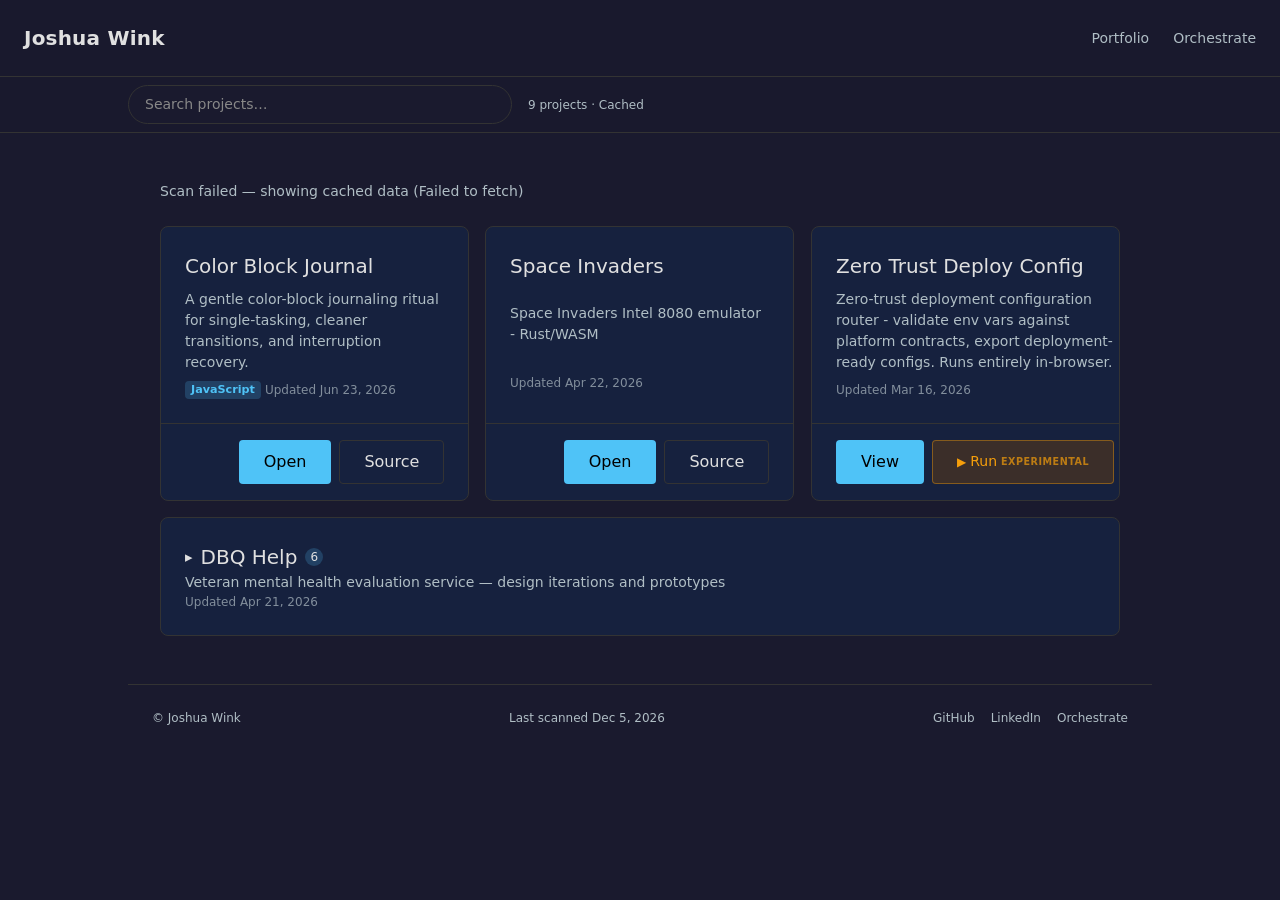
<file: portfolio.html>
<!DOCTYPE html>
<html lang="en" data-theme="dark">
<head>
  <meta charset="utf-8">
  <meta name="viewport" content="width=device-width, initial-scale=1">
  <title>Portfolio — Joshua Wink</title>
  <meta name="description" content="Live demos, prototypes, and experiments by Joshua Wink — all hosted on GitHub Pages.">
  <link rel="stylesheet" href="./cup-ui/cup.css">
  <link rel="stylesheet" href="./site.css">
</head>
<body class="site-body site-body--portfolio">
  <a class="cup-skip-link" href="#main-content">Skip to content</a>

  <header class="site-header">
    <a class="site-header__brand" href="/">Joshua Wink</a>
    <nav class="site-nav" aria-label="Primary"></nav>
  </header>

  <div class="portfolio-bar" id="portfolio-bar">
    <form id="project-jump-form" class="portfolio-bar__inner" action="/portfolio.html" novalidate>
      <label class="cup-sr-only" for="project-search">Search projects</label>
      <input
        id="project-search"
        class="cup-input portfolio-bar__input"
        type="search"
        placeholder="Search projects…"
        autocomplete="off"
        aria-controls="project-menu"
        aria-expanded="false"
        aria-describedby="search-hint"
      >
      <span id="search-hint" class="portfolio-bar__hint">
        <span id="project-total">0</span> projects ·
        <span id="scan-source-label">Loading</span>
      </span>
      <div id="project-menu" class="site-search__menu cup-card" role="listbox" hidden></div>
    </form>
  </div>

  <main id="main-content" class="site-main">
    <p id="scan-status" class="site-status" aria-live="polite">Loading…</p>
    <div id="project-grid" class="site-grid" aria-live="polite"></div>
  </main>

  <footer class="site-footer">
    <span>&copy; Joshua Wink</span>
    <span id="scan-updated" class="site-footer__scan"></span>
  </footer>

  <script src="./site-shell.js"></script>
  <script type="module" src="./portfolio.js"></script>
</body>
</html>
</file>
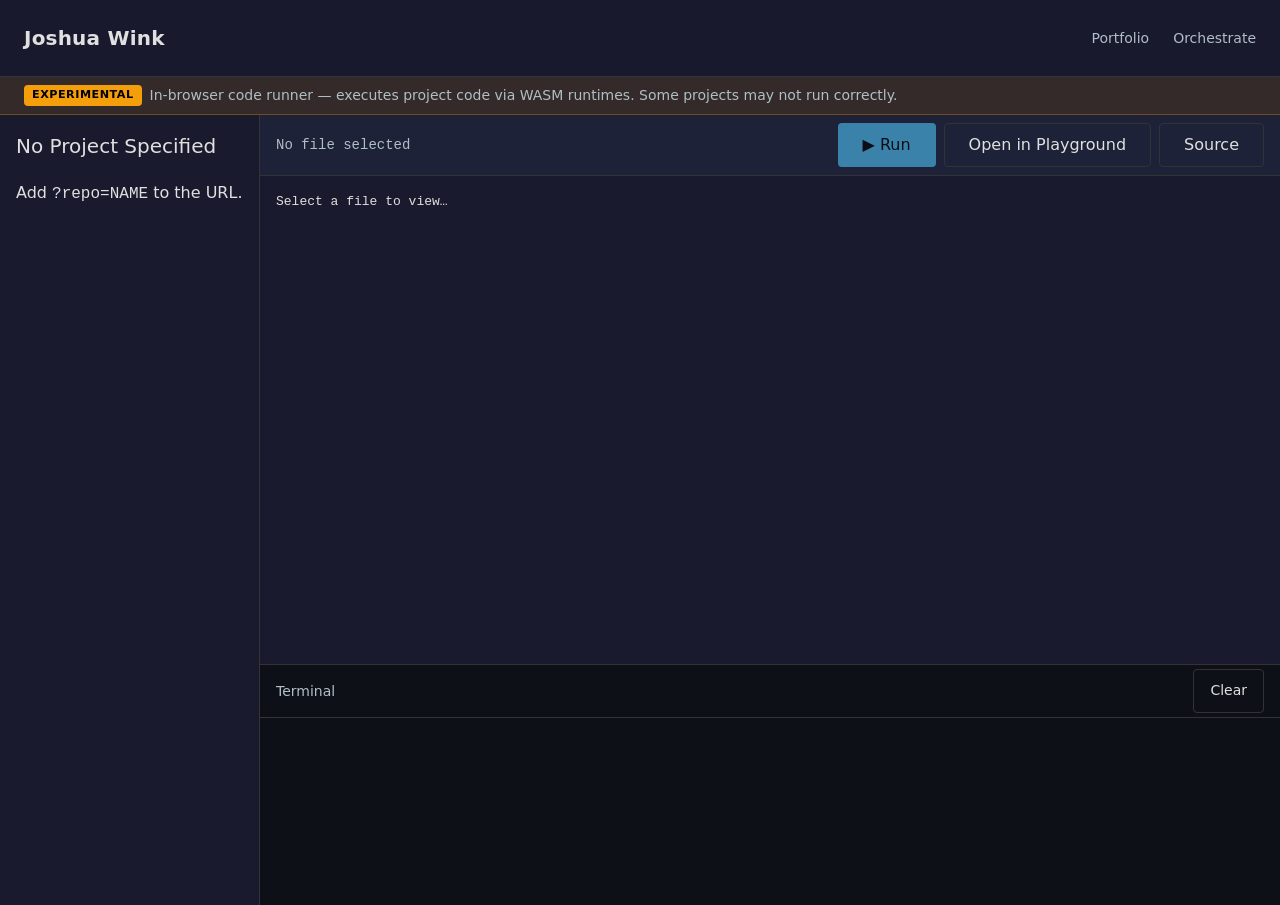
<file: runner.html>
<!DOCTYPE html>
<html lang="en" data-theme="dark">
<head>
  <meta charset="utf-8">
  <meta name="viewport" content="width=device-width, initial-scale=1">
  <title>Runner — Joshua Wink Portfolio</title>
  <meta name="description" content="Experimental in-browser code runner — execute portfolio projects directly in the browser.">
  <link rel="stylesheet" href="./cup-ui/cup.css">
  <link rel="stylesheet" href="./site.css">
  <link rel="stylesheet" href="./runner.css">
</head>
<body class="site-body site-body--runner">
  <a class="cup-skip-link" href="#main-content">Skip to content</a>

  <header class="site-header">
    <a class="site-header__brand" href="/">Joshua Wink</a>
    <nav class="site-nav" aria-label="Primary">
      <a href="/portfolio.html">← Portfolio</a>
    </nav>
  </header>

  <div class="runner-banner" role="status">
    <span class="runner-banner__badge">Experimental</span>
    <span>In-browser code runner — executes project code via WASM runtimes. Some projects may not run correctly.</span>
  </div>

  <main id="main-content" class="runner-main">
    <div class="runner-sidebar" id="runner-sidebar">
      <div class="runner-sidebar__header">
        <h2 id="runner-project-title">Loading…</h2>
        <p id="runner-project-desc" class="runner-sidebar__desc"></p>
        <div id="runner-project-meta" class="runner-sidebar__meta"></div>
      </div>
      <div class="runner-sidebar__files" id="runner-file-tree">
        <p class="runner-sidebar__loading">Scanning repo…</p>
      </div>
    </div>

    <div class="runner-workspace">
      <div class="runner-editor" id="runner-editor">
        <div class="runner-editor__toolbar">
          <span id="runner-file-name" class="runner-editor__filename">No file selected</span>
          <div class="runner-editor__actions">
            <button id="runner-run-btn" class="cup-button cup-button--primary runner-run-btn" disabled>
              ▶ Run
            </button>
            <a id="runner-playground-link" class="cup-button cup-button--secondary" href="#" target="_blank" rel="noreferrer" hidden>
              Open in Playground
            </a>
            <a id="runner-repo-link" class="cup-button cup-button--secondary" href="#" target="_blank" rel="noreferrer">
              Source
            </a>
          </div>
        </div>
        <pre id="runner-code" class="runner-editor__code"><code>Select a file to view…</code></pre>
      </div>

      <div class="runner-terminal" id="runner-terminal">
        <div class="runner-terminal__toolbar">
          <span>Terminal</span>
          <button id="runner-clear-btn" class="cup-button cup-button--secondary cup-button--sm">Clear</button>
        </div>
        <pre id="runner-output" class="runner-terminal__output" aria-live="polite"></pre>
      </div>
    </div>
  </main>

  <script src="./site-shell.js"></script>
  <script type="module" src="./runner.js"></script>
</body>
</html>
</file>
<file: cup-ui/cup.css>
/* cup-ui/cup.css — Single Import
 * Includes all layers in correct cascade order.
 * Just add: <link rel="stylesheet" href="cup-ui/cup.css"> */

@layer cup-reset, cup-tokens, cup-nano, cup-micro, cup-component, cup-motion, cup-theme, cup-override;

@import './reset.css';
@import './tokens.css';
@import './a11y.css';
@import './css/nano.css';
@import './css/micro.css';
@import './css/components.css';
@import './css/prose.css';
@import './css/motion.css';
@import './css/responsive.css';
@import './css/print.css';
@import './themes/dark.css';
@import './themes/light.css';
</file>
<file: site.css>
/* ── joshuawink.com ──
   Mobile-first layout built on cup-ui tokens.
   Base = single column. Breakpoints widen.              */

/* ── Page ── */

body.site-body {
  margin: 0;
  min-height: 100vh;
  color: var(--cup-color-on-surface);
  background: var(--cup-color-surface);
}

/* ── Header ── */

.site-header {
  position: sticky;
  top: 0;
  z-index: var(--cup-z-sticky);
  display: flex;
  align-items: center;
  justify-content: space-between;
  padding: var(--cup-space-md) var(--cup-space-lg);
  background: color-mix(in srgb, var(--cup-color-surface) 88%, transparent);
  border-bottom: 1px solid var(--cup-color-border);
  backdrop-filter: blur(16px);
}

.site-header__brand {
  font-size: var(--cup-font-size-lg);
  font-weight: var(--cup-font-weight-bold);
  color: var(--cup-color-on-surface);
  text-decoration: none;
  letter-spacing: 0.01em;
}

.site-nav {
  display: flex;
  gap: var(--cup-space-lg);
}

.site-nav a {
  font-size: var(--cup-font-size-sm);
  color: var(--cup-color-secondary);
  text-decoration: none;
  min-height: var(--cup-touch-min);
  display: inline-flex;
  align-items: center;
}

.site-nav a:hover {
  color: var(--cup-color-primary);
}

/* ── Main ── */

.site-main {
  padding: var(--cup-space-xl) var(--cup-space-lg) var(--cup-space-2xl);
  max-width: 64rem;
  margin: 0 auto;
}

/* ── Hero ── */

.site-hero {
  margin-bottom: var(--cup-space-2xl);
}

.site-title {
  margin: 0 0 var(--cup-space-sm);
  font-size: clamp(2rem, 1.5rem + 2.5vw, 3.5rem);
  font-weight: var(--cup-font-weight-bold);
  line-height: var(--cup-line-height-tight);
  letter-spacing: -0.03em;
}

.site-lede {
  margin: 0 0 var(--cup-space-xl);
  max-width: 42rem;
  font-size: clamp(1rem, 0.9rem + 0.35vw, 1.15rem);
  color: var(--cup-color-secondary);
  line-height: var(--cup-line-height);
}

/* ── Search ── */

.site-search {
  position: relative;
}

.site-search__input {
  width: 100%;
  font-size: var(--cup-font-size-base);
  padding: var(--cup-space-md);
  border-radius: var(--cup-radius-lg);
}

.site-search__hint {
  display: block;
  margin-top: var(--cup-space-xs);
  font-size: var(--cup-font-size-xs);
  color: var(--cup-color-secondary);
}

.site-search__menu {
  position: absolute;
  top: calc(100% + var(--cup-space-xs));
  left: 0;
  right: 0;
  z-index: var(--cup-z-dropdown);
  max-height: min(22rem, 55vh);
  overflow-y: auto;
  padding: var(--cup-space-xs);
}

.site-search__menu[hidden] { display: none; }

/* ── Menu Items ── */

.site-menu-item {
  width: 100%;
  display: grid;
  gap: 2px;
  text-align: left;
  border: none;
  background: transparent;
  color: inherit;
  font: inherit;
  border-radius: var(--cup-radius-md);
  padding: var(--cup-space-sm) var(--cup-space-md);
  min-height: var(--cup-touch-min);
  cursor: pointer;
}

.site-menu-item:hover,
.site-menu-item[data-active="true"] {
  background: color-mix(in srgb, var(--cup-color-primary) 12%, var(--cup-color-surface-alt));
}

.site-menu-item__title {
  font-weight: var(--cup-font-weight-medium);
}

.site-menu-item__meta {
  font-size: var(--cup-font-size-xs);
  color: var(--cup-color-secondary);
}

/* ── Status ── */

.site-status {
  margin: 0 0 var(--cup-space-lg);
  font-size: var(--cup-font-size-sm);
  color: var(--cup-color-secondary);
}

.site-status:empty { display: none; }

/* ── Project Grid ── */

.site-grid {
  display: grid;
  gap: var(--cup-space-md);
  justify-content: center;
}

.site-project {
  height: 100%;
  display: grid;
  grid-template-rows: 1fr auto;
}

.site-project .cup-card___body {
  display: grid;
  gap: var(--cup-space-sm);
}

.site-project h3 {
  margin: 0;
  font-size: var(--cup-font-size-lg);
}

.site-project p {
  margin: 0;
  font-size: var(--cup-font-size-sm);
  color: var(--cup-color-secondary);
  line-height: var(--cup-line-height);
}

.site-project__updated {
  font-size: var(--cup-font-size-xs);
  color: color-mix(in srgb, var(--cup-color-secondary) 70%, transparent);
  display: flex;
  align-items: center;
  gap: var(--cup-space-xs);
  flex-wrap: wrap;
}

.site-project__lang,
.site-project__org {
  display: inline-block;
  font-size: 0.7rem;
  padding: 1px 6px;
  border-radius: 4px;
  font-weight: 600;
  line-height: 1.4;
}

.site-project__lang {
  background: color-mix(in srgb, var(--cup-color-primary) 20%, transparent);
  color: var(--cup-color-primary);
}

.site-project__org {
  background: color-mix(in srgb, var(--cup-color-accent, #f7931e) 20%, transparent);
  color: var(--cup-color-accent, #f7931e);
}

/* ── Run button (experimental) ── */

.site-project__run-btn {
  display: inline-flex;
  align-items: center;
  gap: 4px;
  background: color-mix(in srgb, #f59e0b 15%, var(--cup-color-surface)) !important;
  border: 1px solid color-mix(in srgb, #f59e0b 40%, transparent) !important;
  color: #f59e0b !important;
  font-size: var(--cup-font-size-sm);
}

.site-project__run-btn:hover {
  background: color-mix(in srgb, #f59e0b 25%, var(--cup-color-surface)) !important;
}

.site-project__run-icon {
  font-size: 0.75rem;
}

.site-project__experimental {
  font-size: 0.6rem;
  text-transform: uppercase;
  letter-spacing: 0.5px;
  opacity: 0.7;
  font-weight: 700;
}

.site-project .cup-card___footer {
  display: flex;
  gap: var(--cup-space-sm);
}

.site-empty {
  grid-column: 1 / -1;
  padding: var(--cup-space-xl);
  text-align: center;
}

.site-empty h3 { margin: 0 0 var(--cup-space-sm); }

/* ── Folios (project groups) ── */

.site-folio {
  grid-column: 1 / -1;
}

.site-folio__summary {
  cursor: pointer;
  list-style: none;
}

.site-folio__summary::-webkit-details-marker { display: none; }
.site-folio__summary::marker { content: ''; }

.site-folio__summary h3 {
  margin: 0;
  font-size: var(--cup-font-size-lg);
  display: flex;
  align-items: center;
  gap: var(--cup-space-sm);
}

.site-folio__summary h3::before {
  content: '▸';
  font-size: 0.75em;
  transition: transform 0.15s ease;
}

.site-folio[open] .site-folio__summary h3::before {
  transform: rotate(90deg);
}

.site-folio__count {
  display: inline-flex;
  align-items: center;
  justify-content: center;
  min-width: 1.5em;
  height: 1.5em;
  font-size: var(--cup-font-size-xs);
  font-weight: var(--cup-font-weight-medium);
  color: var(--cup-color-on-surface);
  background: color-mix(in srgb, var(--cup-color-primary) 20%, transparent);
  border-radius: var(--cup-radius-full);
  padding: 0 var(--cup-space-xs);
}

.site-folio__summary p {
  margin: 0;
  font-size: var(--cup-font-size-sm);
  color: var(--cup-color-secondary);
  line-height: var(--cup-line-height);
}

.site-folio__children {
  display: grid;
  gap: var(--cup-space-sm);
  padding: var(--cup-space-md) 0 0 var(--cup-space-lg);
}

/* ── Footer ── */

.site-footer {
  max-width: 64rem;
  margin: 0 auto;
  padding: var(--cup-space-lg) var(--cup-space-lg) var(--cup-space-xl);
  display: flex;
  justify-content: space-between;
  align-items: baseline;
  gap: var(--cup-space-sm);
  border-top: 1px solid var(--cup-color-border);
  color: var(--cup-color-secondary);
  font-size: var(--cup-font-size-xs);
}

.site-footer__scan:empty { display: none; }

.site-footer__links {
  display: flex;
  gap: var(--cup-space-md);
}

.site-footer__links a {
  color: var(--cup-color-secondary);
  text-decoration: none;
  font-size: var(--cup-font-size-xs);
}

.site-footer__links a:hover {
  color: var(--cup-color-primary);
}

/* ── Portfolio: Sticky Search Banner ── */

.portfolio-bar {
  position: sticky;
  top: 0;
  z-index: var(--cup-z-sticky);
  background: color-mix(in srgb, var(--cup-color-surface) 92%, transparent);
  border-bottom: 1px solid var(--cup-color-border);
  backdrop-filter: blur(16px);
  padding: var(--cup-space-sm) var(--cup-space-lg);
}

/* On portfolio page, let header scroll away so the bar takes over */
.site-body--portfolio .site-header {
  position: relative;
}

.portfolio-bar__inner {
  max-width: 64rem;
  margin: 0 auto;
  display: flex;
  align-items: center;
  gap: var(--cup-space-md);
  position: relative;
}

.portfolio-bar__input {
  flex: 1;
  max-width: 24rem;
  font-size: var(--cup-font-size-sm);
  padding: var(--cup-space-sm) var(--cup-space-md);
  border-radius: var(--cup-radius-full);
}

.portfolio-bar__hint {
  font-size: var(--cup-font-size-xs);
  color: var(--cup-color-secondary);
  white-space: nowrap;
}

/* ── Landing: Hero ── */

.landing-hero {
  display: grid;
  gap: var(--cup-space-xl);
  padding: var(--cup-space-2xl) 0;
  align-items: start;
}

.landing-hero__body {
  display: grid;
  gap: var(--cup-space-lg);
}

.landing-hero__photo {
  display: flex;
  flex-direction: column;
  align-items: center;
  gap: var(--cup-space-lg);
  /* Pull photo above text on mobile */
  order: -1;
}

.landing-hero__photo img {
  width: 220px;
  height: 220px;
  border-radius: var(--cup-radius-full);
  object-fit: cover;
  border: 2px solid var(--cup-color-border);
}

.landing-hero__photo .landing-quote {
  text-align: center;
  padding: 0;
  border-left: none;
  border-top: 1px solid var(--cup-color-border);
  padding-top: var(--cup-space-md);
  margin: 0;
  max-width: 100%;
}

.landing-name {
  margin: 0;
  font-size: clamp(2.5rem, 2rem + 3vw, 4.5rem);
  font-weight: var(--cup-font-weight-bold);
  line-height: 1;
  letter-spacing: -0.04em;
}

.landing-role {
  margin: 0;
  font-size: clamp(1.1rem, 1rem + 0.4vw, 1.35rem);
  color: var(--cup-color-primary);
  font-weight: var(--cup-font-weight-medium);
}

.landing-bio {
  margin: 0;
  max-width: 38rem;
  font-size: var(--cup-font-size-base);
  color: var(--cup-color-secondary);
  line-height: var(--cup-line-height);
}

.landing-about {
  display: grid;
  gap: var(--cup-space-xl);
  max-width: 42rem;
}

.landing-about__block {
  display: grid;
  gap: var(--cup-space-xs);
}

.landing-about__label {
  margin: 0;
  font-size: var(--cup-font-size-sm);
  font-weight: var(--cup-font-weight-medium);
  color: var(--cup-color-primary);
  letter-spacing: 0.04em;
  text-transform: uppercase;
}

.landing-quote {
  margin: 0 0 var(--cup-space-xl);
  padding: 0 0 0 var(--cup-space-lg);
  border-left: 2px solid var(--cup-color-primary);
  max-width: 36rem;
  font-size: var(--cup-font-size-sm);
  font-style: italic;
  color: color-mix(in srgb, var(--cup-color-secondary) 80%, var(--cup-color-primary));
  line-height: var(--cup-line-height);
}

.landing-actions {
  display: flex;
  flex-wrap: wrap;
  gap: var(--cup-space-sm);
  padding-top: var(--cup-space-sm);
}

/* ── Landing: Sections ── */

.landing-section {
  padding: var(--cup-space-2xl) 0;
  border-top: 1px solid var(--cup-color-border);
}

.landing-section__title {
  margin: 0 0 var(--cup-space-lg);
  font-size: var(--cup-font-size-xl);
  font-weight: var(--cup-font-weight-bold);
  letter-spacing: -0.02em;
}

.landing-highlights {
  display: grid;
  gap: var(--cup-space-md);
}

.landing-highlight {
  display: grid;
  gap: var(--cup-space-xs);
}

.landing-highlight__name {
  font-weight: var(--cup-font-weight-medium);
  font-size: var(--cup-font-size-base);
}

.landing-highlight__desc {
  font-size: var(--cup-font-size-sm);
  color: var(--cup-color-secondary);
  line-height: var(--cup-line-height);
}



/* ── Breakpoints: layer enhancements ── */

/* var(--cup-bp-sm) */
@media (min-width: 640px) {
  .site-grid {
    grid-template-columns: repeat(auto-fit, minmax(280px, 1fr));
  }

  .site-folio__children {
    grid-template-columns: repeat(auto-fit, minmax(280px, 1fr));
  }

  .landing-highlights {
    grid-template-columns: repeat(2, 1fr);
  }
}

/* var(--cup-bp-md) */
@media (min-width: 768px) {
  .site-main {
    padding: var(--cup-space-2xl) var(--cup-space-xl) var(--cup-space-2xl);
  }

  .site-search__input {
    max-width: 28rem;
  }

  .landing-hero {
    grid-template-columns: 1fr 300px;
  }

  .landing-hero__body {
    align-self: center;
  }

  /* Restore natural left-body / right-photo order on desktop */
  .landing-hero__photo {
    order: 0;
  }

  .landing-hero__photo img {
    width: 300px;
    height: 300px;
  }
}

/* var(--cup-bp-lg) */
@media (min-width: 1024px) {
  .site-grid {
    grid-template-columns: repeat(3, 1fr);
  }

  .site-folio__children {
    grid-template-columns: repeat(3, 1fr);
  }

  .landing-highlights {
    grid-template-columns: repeat(3, 1fr);
  }
}
}
</file>
<file: runner.css>
/* ── Runner — Experimental in-browser code execution ── */

/* ── Banner ── */

.runner-banner {
  display: flex;
  align-items: center;
  gap: var(--cup-space-sm);
  padding: var(--cup-space-sm) var(--cup-space-lg);
  background: color-mix(in srgb, #f59e0b 12%, var(--cup-color-surface));
  border-bottom: 1px solid color-mix(in srgb, #f59e0b 30%, transparent);
  font-size: var(--cup-font-size-sm);
  color: var(--cup-color-secondary);
}

.runner-banner__badge {
  display: inline-block;
  font-size: 0.7rem;
  padding: 2px 8px;
  border-radius: 4px;
  font-weight: 700;
  text-transform: uppercase;
  letter-spacing: 0.5px;
  background: #f59e0b;
  color: #000;
  flex-shrink: 0;
}

/* ── Layout ── */

.runner-main {
  display: grid;
  grid-template-columns: 260px 1fr;
  height: calc(100vh - 110px);
  overflow: hidden;
}

@media (max-width: 768px) {
  .runner-main {
    grid-template-columns: 1fr;
    grid-template-rows: auto 1fr;
    height: auto;
  }
}

/* ── Sidebar ── */

.runner-sidebar {
  border-right: 1px solid var(--cup-color-border);
  overflow-y: auto;
  padding: var(--cup-space-md);
  display: flex;
  flex-direction: column;
  gap: var(--cup-space-md);
}

.runner-sidebar__header h2 {
  font-size: var(--cup-font-size-lg);
  margin: 0;
  text-transform: capitalize;
}

.runner-sidebar__desc {
  font-size: var(--cup-font-size-sm);
  color: var(--cup-color-secondary);
  margin: var(--cup-space-xs) 0 0;
}

.runner-sidebar__meta {
  display: flex;
  gap: var(--cup-space-xs);
  flex-wrap: wrap;
  margin-top: var(--cup-space-xs);
}

.runner-sidebar__error {
  color: #ef4444;
  font-size: var(--cup-font-size-sm);
}

.runner-sidebar__loading {
  color: var(--cup-color-secondary);
  font-size: var(--cup-font-size-sm);
  font-style: italic;
}

/* ── Meta badges ── */

.runner-meta__lang,
.runner-meta__runtime {
  display: inline-block;
  font-size: 0.7rem;
  padding: 1px 6px;
  border-radius: 4px;
  font-weight: 600;
}

.runner-meta__lang {
  background: color-mix(in srgb, var(--cup-color-primary) 20%, transparent);
  color: var(--cup-color-primary);
}

.runner-meta__runtime {
  background: color-mix(in srgb, var(--cup-color-secondary) 15%, transparent);
  color: var(--cup-color-secondary);
}

/* ── File tree ── */

.runner-sidebar__files {
  display: flex;
  flex-direction: column;
  gap: 1px;
}

.runner-file {
  display: block;
  width: 100%;
  text-align: left;
  padding: 4px 8px;
  border: none;
  background: none;
  color: var(--cup-color-on-surface);
  font-size: var(--cup-font-size-sm);
  font-family: 'SF Mono', 'Fira Code', 'Consolas', monospace;
  cursor: pointer;
  border-radius: 4px;
  white-space: nowrap;
  overflow: hidden;
  text-overflow: ellipsis;
}

.runner-file:hover {
  background: color-mix(in srgb, var(--cup-color-primary) 10%, transparent);
}

.runner-file--active {
  background: color-mix(in srgb, var(--cup-color-primary) 20%, transparent);
  color: var(--cup-color-primary);
  font-weight: 600;
}

.runner-file--entry {
  border-left: 2px solid var(--cup-color-primary);
  padding-left: 6px;
}

.runner-dir {
  margin: 0;
}

.runner-dir__name {
  display: block;
  padding: 4px 8px;
  font-size: var(--cup-font-size-sm);
  font-family: 'SF Mono', 'Fira Code', 'Consolas', monospace;
  cursor: pointer;
  border-radius: 4px;
  color: var(--cup-color-secondary);
}

.runner-dir__name:hover {
  background: color-mix(in srgb, var(--cup-color-primary) 8%, transparent);
}

.runner-dir > .runner-file {
  padding-left: 24px;
}

/* ── Workspace ── */

.runner-workspace {
  display: grid;
  grid-template-rows: 1fr 240px;
  overflow: hidden;
}

/* ── Editor ── */

.runner-editor {
  display: flex;
  flex-direction: column;
  overflow: hidden;
  border-bottom: 1px solid var(--cup-color-border);
}

.runner-editor__toolbar {
  display: flex;
  align-items: center;
  justify-content: space-between;
  padding: var(--cup-space-sm) var(--cup-space-md);
  border-bottom: 1px solid var(--cup-color-border);
  background: color-mix(in srgb, var(--cup-color-surface) 95%, var(--cup-color-primary));
  flex-shrink: 0;
}

.runner-editor__filename {
  font-family: 'SF Mono', 'Fira Code', 'Consolas', monospace;
  font-size: var(--cup-font-size-sm);
  color: var(--cup-color-secondary);
}

.runner-editor__actions {
  display: flex;
  gap: var(--cup-space-sm);
}

.runner-editor__code {
  flex: 1;
  overflow: auto;
  margin: 0;
  padding: var(--cup-space-md);
  font-family: 'SF Mono', 'Fira Code', 'Consolas', monospace;
  font-size: 13px;
  line-height: 1.5;
  tab-size: 2;
  white-space: pre;
  background: var(--cup-color-surface);
  color: var(--cup-color-on-surface);
}

.runner-run-btn:not(:disabled) {
  animation: pulse-run 2s ease-in-out infinite;
}

@keyframes pulse-run {
  0%, 100% { box-shadow: 0 0 0 0 color-mix(in srgb, var(--cup-color-primary) 40%, transparent); }
  50% { box-shadow: 0 0 0 4px color-mix(in srgb, var(--cup-color-primary) 0%, transparent); }
}

/* ── Terminal ── */

.runner-terminal {
  display: flex;
  flex-direction: column;
  overflow: hidden;
  background: #0d1117;
}

.runner-terminal__toolbar {
  display: flex;
  align-items: center;
  justify-content: space-between;
  padding: var(--cup-space-xs) var(--cup-space-md);
  border-bottom: 1px solid var(--cup-color-border);
  font-size: var(--cup-font-size-sm);
  color: var(--cup-color-secondary);
  flex-shrink: 0;
}

.runner-terminal__output {
  flex: 1;
  overflow: auto;
  margin: 0;
  padding: var(--cup-space-sm) var(--cup-space-md);
  font-family: 'SF Mono', 'Fira Code', 'Consolas', monospace;
  font-size: 13px;
  line-height: 1.5;
  color: #c9d1d9;
  white-space: pre-wrap;
  word-break: break-word;
}

.runner-terminal__stdout {
  color: #c9d1d9;
}

.runner-terminal__stderr {
  color: #f85149;
}

.runner-terminal__system {
  color: #8b949e;
  font-style: italic;
}
</file>
